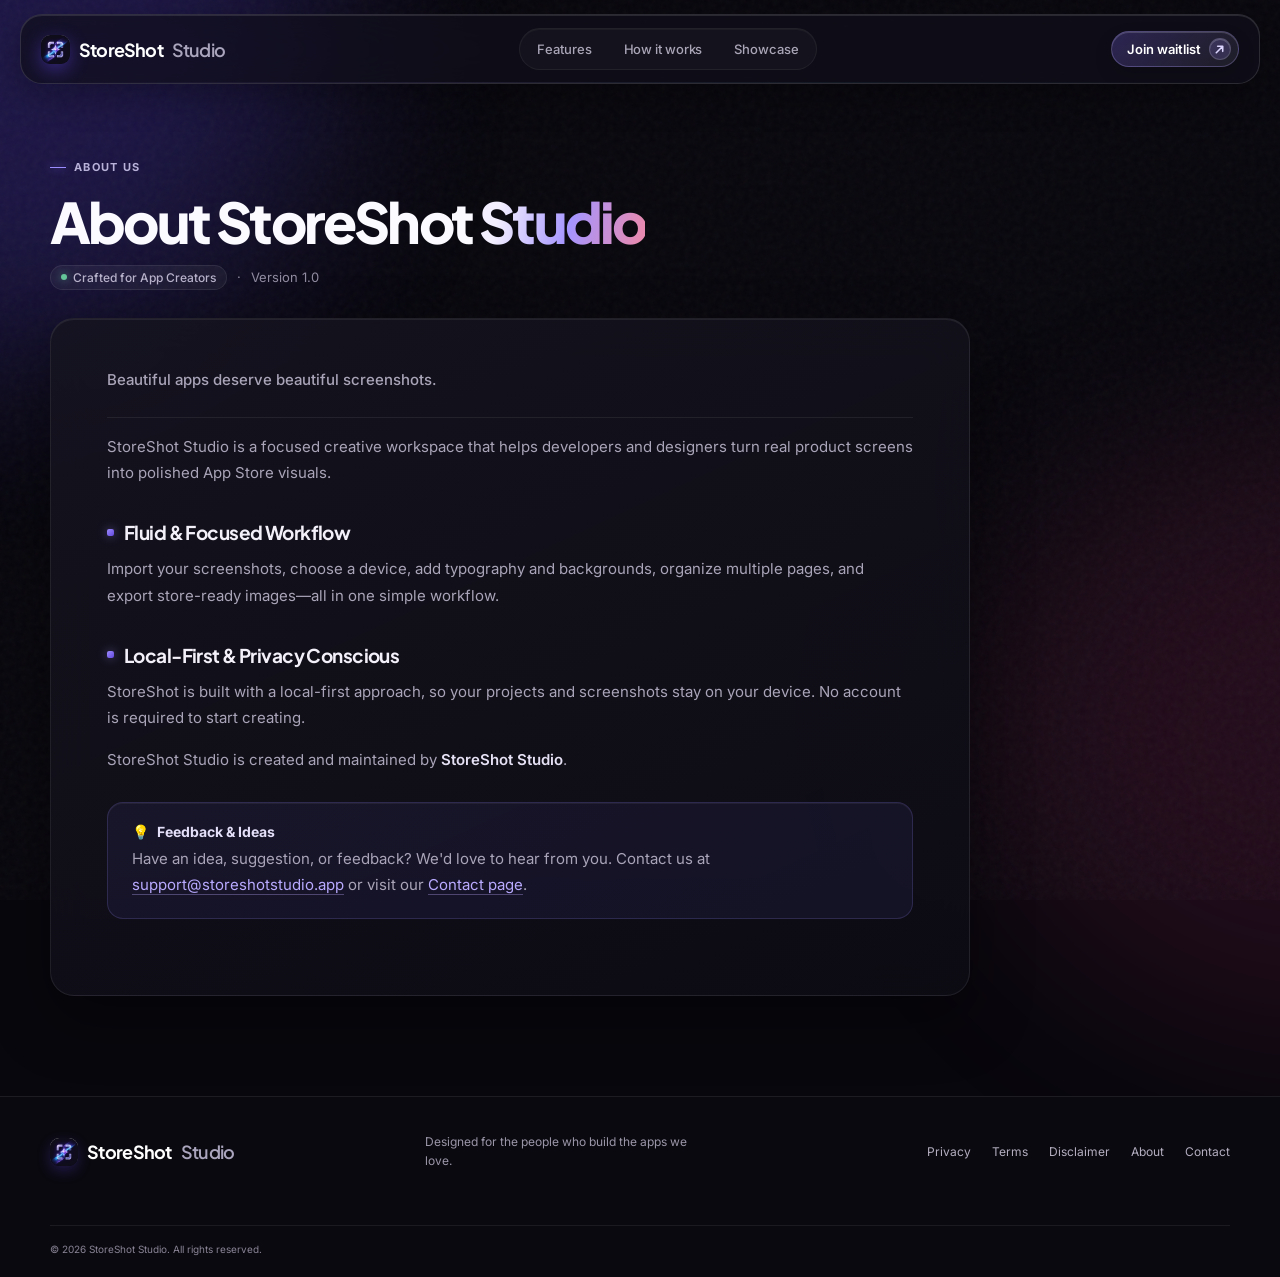
<file: about.html>
<!doctype html>
<html lang="en">
  <head>
    <meta charset="UTF-8" />
    <meta name="viewport" content="width=device-width, initial-scale=1.0" />
    <meta name="description" content="StoreShot Studio is a focused creative workspace that turns real product screens into polished App Store visuals — local-first and privacy conscious." />
    <title>About StoreShot Studio</title>

    <link rel="canonical" href="https://store-shot-studio.vercel.app/about" />
    <meta name="robots" content="index, follow" />

    <!-- Open Graph -->
    <meta property="og:type" content="website" />
    <meta property="og:site_name" content="StoreShot Studio" />
    <meta property="og:url" content="https://store-shot-studio.vercel.app/about" />
    <meta property="og:title" content="About StoreShot Studio" />
    <meta property="og:description" content="StoreShot Studio is a focused creative workspace that turns real product screens into polished App Store visuals — local-first and privacy conscious." />
    <meta property="og:image" content="https://store-shot-studio.vercel.app/Resources/og-image.png" />
    <meta property="og:image:width" content="1200" />
    <meta property="og:image:height" content="630" />
    <meta property="og:image:alt" content="StoreShot Studio — App Store screenshots, made to stand out" />
    <meta property="og:locale" content="en_US" />

    <!-- Twitter / X -->
    <meta name="twitter:card" content="summary_large_image" />
    <meta name="twitter:title" content="About StoreShot Studio" />
    <meta name="twitter:description" content="StoreShot Studio is a focused creative workspace that turns real product screens into polished App Store visuals — local-first and privacy conscious." />
    <meta name="twitter:image" content="https://store-shot-studio.vercel.app/Resources/og-image.png" />
    <meta name="twitter:image:alt" content="StoreShot Studio — App Store screenshots, made to stand out" />

    <link rel="preconnect" href="https://fonts.googleapis.com" />
    <link rel="preconnect" href="https://fonts.gstatic.com" crossorigin />
    <link href="https://fonts.googleapis.com/css2?family=Inter:wght@400;500;600;700&family=Plus+Jakarta+Sans:wght@600;700;800&display=swap" rel="stylesheet" />
    <link rel="stylesheet" href="styles.css?v=3" />
    <link rel="icon" type="image/png" sizes="32x32" href="Resources/favicon-32.png" />
    <link rel="icon" type="image/png" sizes="16x16" href="Resources/favicon-16.png" />
    <link rel="apple-touch-icon" sizes="180x180" href="Resources/apple-touch-icon.png" />
    <link rel="manifest" href="site.webmanifest" />
    <meta name="theme-color" content="#08070d" />
  </head>
  <body>
    <a class="skip-link" href="#top">Skip to content</a>
    <div class="aurora aurora-one"></div><div class="aurora aurora-two"></div><div class="grain"></div>
    <header class="site-header">
      <nav class="nav wrap" aria-label="Main navigation">
        <a class="brand" href="index.html#top"><span class="brand-mark"><picture><source srcset="Resources/brand-logo.webp" type="image/webp" /><img src="Resources/brand-logo.png" alt="" width="28" height="28" decoding="async" /></picture></span>StoreShot <em>Studio</em></a>
        <button class="menu-button" aria-expanded="false" aria-controls="nav-links">Menu</button>
        <div class="nav-links" id="nav-links">
          <a href="index.html#features">Features</a><a href="index.html#workflow">How it works</a><a href="index.html#showcase">Showcase</a>
        </div>
        <a class="nav-download" href="index.html#waitlist"><span>Join waitlist</span><span class="nav-download-arrow" aria-hidden="true"><svg width="11" height="11" viewBox="0 0 12 12" fill="none" xmlns="http://www.w3.org/2000/svg"><path d="M2.5 9.5L9.5 2.5M9.5 2.5H4M9.5 2.5V8" stroke="currentColor" stroke-width="1.75" stroke-linecap="round" stroke-linejoin="round"/></svg></span></a>
      </nav>
    </header>

    <main id="top" class="doc-page wrap">
      <header class="doc-header">
        <div class="eyebrow"><i></i> About Us</div>
        <h1>About StoreShot <span>Studio</span></h1>
        <div class="doc-meta">
          <span class="meta-badge">Crafted for App Creators</span>
          <span class="meta-dot">·</span>
          <span>Version 1.0</span>
        </div>
      </header>

      <article class="doc-card">
        <p class="doc-lead">Beautiful apps deserve beautiful screenshots.</p>

        <p>StoreShot Studio is a focused creative workspace that helps developers and designers turn real product screens into polished App Store visuals.</p>

        <h3>Fluid & Focused Workflow</h3>
        <p>Import your screenshots, choose a device, add typography and backgrounds, organize multiple pages, and export store-ready images—all in one simple workflow.</p>

        <h3>Local-First & Privacy Conscious</h3>
        <p>StoreShot is built with a local-first approach, so your projects and screenshots stay on your device. No account is required to start creating.</p>

        <p>StoreShot Studio is created and maintained by <strong>StoreShot Studio</strong>.</p>

        <div class="doc-callout">
          <div class="doc-callout-title"><span>💡</span> Feedback & Ideas</div>
          <p>Have an idea, suggestion, or feedback? We'd love to hear from you. Contact us at <a class="doc-link" href="mailto:support@storeshotstudio.app">support@storeshotstudio.app</a> or visit our <a class="doc-link" href="contact.html">Contact page</a>.</p>
        </div>
      </article>
    </main>

    <footer>
      <div class="footer-inner wrap">
        <a class="brand" href="index.html#top"><span class="brand-mark"><picture><source srcset="Resources/brand-logo.webp" type="image/webp" /><img src="Resources/brand-logo.png" alt="" width="28" height="28" decoding="async" /></picture></span>StoreShot <em>Studio</em></a>
        <p>Designed for the people who build the apps we love.</p>
        <div class="footer-links">
          <a href="privacy.html">Privacy</a>
          <a href="terms.html">Terms</a>
          <a href="disclaimer.html">Disclaimer</a>
          <a href="about.html">About</a>
          <a href="contact.html">Contact</a>
        </div>
        <small>© <span id="year"></span> StoreShot Studio. All rights reserved.</small>
      </div>
    </footer>
    <script src="script.js" defer></script>
  </body>
</html>
</file>
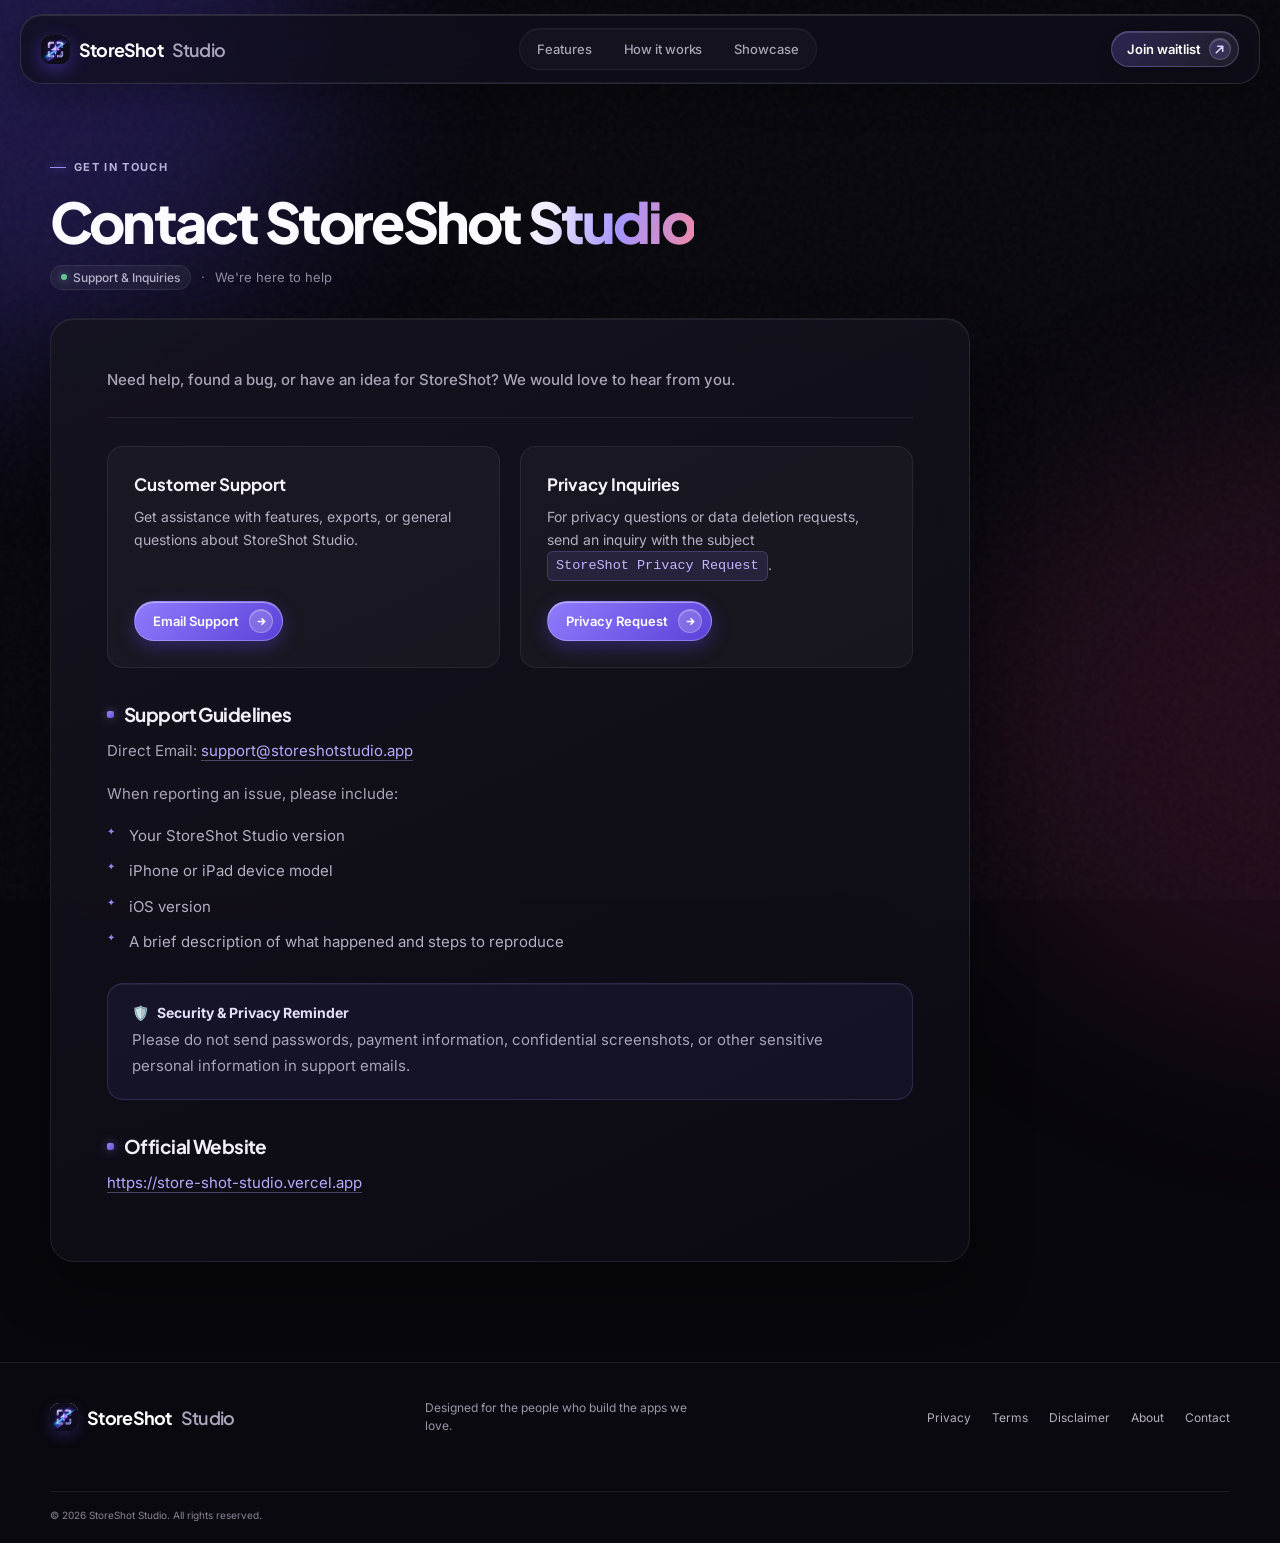
<file: contact.html>
<!doctype html>
<html lang="en">
  <head>
    <meta charset="UTF-8" />
    <meta name="viewport" content="width=device-width, initial-scale=1.0" />
    <meta name="description" content="Contact StoreShot Studio for customer support, privacy inquiries, feature requests, or bug reports." />
    <title>Contact StoreShot Studio</title>

    <link rel="canonical" href="https://store-shot-studio.vercel.app/contact" />
    <meta name="robots" content="index, follow" />

    <!-- Open Graph -->
    <meta property="og:type" content="website" />
    <meta property="og:site_name" content="StoreShot Studio" />
    <meta property="og:url" content="https://store-shot-studio.vercel.app/contact" />
    <meta property="og:title" content="Contact StoreShot Studio" />
    <meta property="og:description" content="Contact StoreShot Studio for customer support, privacy inquiries, feature requests, or bug reports." />
    <meta property="og:image" content="https://store-shot-studio.vercel.app/Resources/og-image.png" />
    <meta property="og:image:width" content="1200" />
    <meta property="og:image:height" content="630" />
    <meta property="og:image:alt" content="StoreShot Studio — App Store screenshots, made to stand out" />
    <meta property="og:locale" content="en_US" />

    <!-- Twitter / X -->
    <meta name="twitter:card" content="summary_large_image" />
    <meta name="twitter:title" content="Contact StoreShot Studio" />
    <meta name="twitter:description" content="Contact StoreShot Studio for customer support, privacy inquiries, feature requests, or bug reports." />
    <meta name="twitter:image" content="https://store-shot-studio.vercel.app/Resources/og-image.png" />
    <meta name="twitter:image:alt" content="StoreShot Studio — App Store screenshots, made to stand out" />

    <link rel="preconnect" href="https://fonts.googleapis.com" />
    <link rel="preconnect" href="https://fonts.gstatic.com" crossorigin />
    <link href="https://fonts.googleapis.com/css2?family=Inter:wght@400;500;600;700&family=Plus+Jakarta+Sans:wght@600;700;800&display=swap" rel="stylesheet" />
    <link rel="stylesheet" href="styles.css?v=3" />
    <link rel="icon" type="image/png" sizes="32x32" href="Resources/favicon-32.png" />
    <link rel="icon" type="image/png" sizes="16x16" href="Resources/favicon-16.png" />
    <link rel="apple-touch-icon" sizes="180x180" href="Resources/apple-touch-icon.png" />
    <link rel="manifest" href="site.webmanifest" />
    <meta name="theme-color" content="#08070d" />
  </head>
  <body>
    <a class="skip-link" href="#top">Skip to content</a>
    <div class="aurora aurora-one"></div><div class="aurora aurora-two"></div><div class="grain"></div>
    <header class="site-header">
      <nav class="nav wrap" aria-label="Main navigation">
        <a class="brand" href="index.html#top"><span class="brand-mark"><picture><source srcset="Resources/brand-logo.webp" type="image/webp" /><img src="Resources/brand-logo.png" alt="" width="28" height="28" decoding="async" /></picture></span>StoreShot <em>Studio</em></a>
        <button class="menu-button" aria-expanded="false" aria-controls="nav-links">Menu</button>
        <div class="nav-links" id="nav-links">
          <a href="index.html#features">Features</a><a href="index.html#workflow">How it works</a><a href="index.html#showcase">Showcase</a>
        </div>
        <a class="nav-download" href="index.html#waitlist"><span>Join waitlist</span><span class="nav-download-arrow" aria-hidden="true"><svg width="11" height="11" viewBox="0 0 12 12" fill="none" xmlns="http://www.w3.org/2000/svg"><path d="M2.5 9.5L9.5 2.5M9.5 2.5H4M9.5 2.5V8" stroke="currentColor" stroke-width="1.75" stroke-linecap="round" stroke-linejoin="round"/></svg></span></a>
      </nav>
    </header>

    <main id="top" class="doc-page wrap">
      <header class="doc-header">
        <div class="eyebrow"><i></i> Get in Touch</div>
        <h1>Contact StoreShot <span>Studio</span></h1>
        <div class="doc-meta">
          <span class="meta-badge">Support & Inquiries</span>
          <span class="meta-dot">·</span>
          <span>We're here to help</span>
        </div>
      </header>

      <article class="doc-card">
        <p class="doc-lead">Need help, found a bug, or have an idea for StoreShot? We would love to hear from you.</p>

        <div class="contact-grid">
          <div class="contact-box">
            <h4>Customer Support</h4>
            <p>Get assistance with features, exports, or general questions about StoreShot Studio.</p>
            <a class="contact-btn" href="mailto:support@storeshotstudio.app"><span>Email Support</span><span class="btn-arrow" aria-hidden="true"><svg width="11" height="11" viewBox="0 0 12 12" fill="none" xmlns="http://www.w3.org/2000/svg"><path d="M2.5 6H9.5M6.5 3L9.5 6L6.5 9" stroke="currentColor" stroke-width="1.75" stroke-linecap="round" stroke-linejoin="round"/></svg></span></a>
          </div>

          <div class="contact-box">
            <h4>Privacy Inquiries</h4>
            <p>For privacy questions or data deletion requests, send an inquiry with the subject <code>StoreShot&nbsp;Privacy&nbsp;Request</code>.</p>
            <a class="contact-btn" href="mailto:support@storeshotstudio.app?subject=StoreShot%20Privacy%20Request"><span>Privacy Request</span><span class="btn-arrow" aria-hidden="true"><svg width="11" height="11" viewBox="0 0 12 12" fill="none" xmlns="http://www.w3.org/2000/svg"><path d="M2.5 6H9.5M6.5 3L9.5 6L6.5 9" stroke="currentColor" stroke-width="1.75" stroke-linecap="round" stroke-linejoin="round"/></svg></span></a>
          </div>
        </div>

        <h3>Support Guidelines</h3>
        <p>Direct Email: <a class="doc-link" href="mailto:support@storeshotstudio.app">support@storeshotstudio.app</a></p>
        <p>When reporting an issue, please include:</p>
        <ul>
          <li>Your StoreShot Studio version</li>
          <li>iPhone or iPad device model</li>
          <li>iOS version</li>
          <li>A brief description of what happened and steps to reproduce</li>
        </ul>

        <div class="doc-callout">
          <div class="doc-callout-title"><span>🛡️</span> Security & Privacy Reminder</div>
          <p>Please do not send passwords, payment information, confidential screenshots, or other sensitive personal information in support emails.</p>
        </div>

        <h3>Official Website</h3>
        <p><a class="doc-link" href="https://store-shot-studio.vercel.app" target="_blank" rel="noopener noreferrer">https://store-shot-studio.vercel.app</a></p>
      </article>
    </main>

    <footer>
      <div class="footer-inner wrap">
        <a class="brand" href="index.html#top"><span class="brand-mark"><picture><source srcset="Resources/brand-logo.webp" type="image/webp" /><img src="Resources/brand-logo.png" alt="" width="28" height="28" decoding="async" /></picture></span>StoreShot <em>Studio</em></a>
        <p>Designed for the people who build the apps we love.</p>
        <div class="footer-links">
          <a href="privacy.html">Privacy</a>
          <a href="terms.html">Terms</a>
          <a href="disclaimer.html">Disclaimer</a>
          <a href="about.html">About</a>
          <a href="contact.html">Contact</a>
        </div>
        <small>© <span id="year"></span> StoreShot Studio. All rights reserved.</small>
      </div>
    </footer>
    <script src="script.js" defer></script>
  </body>
</html>
</file>
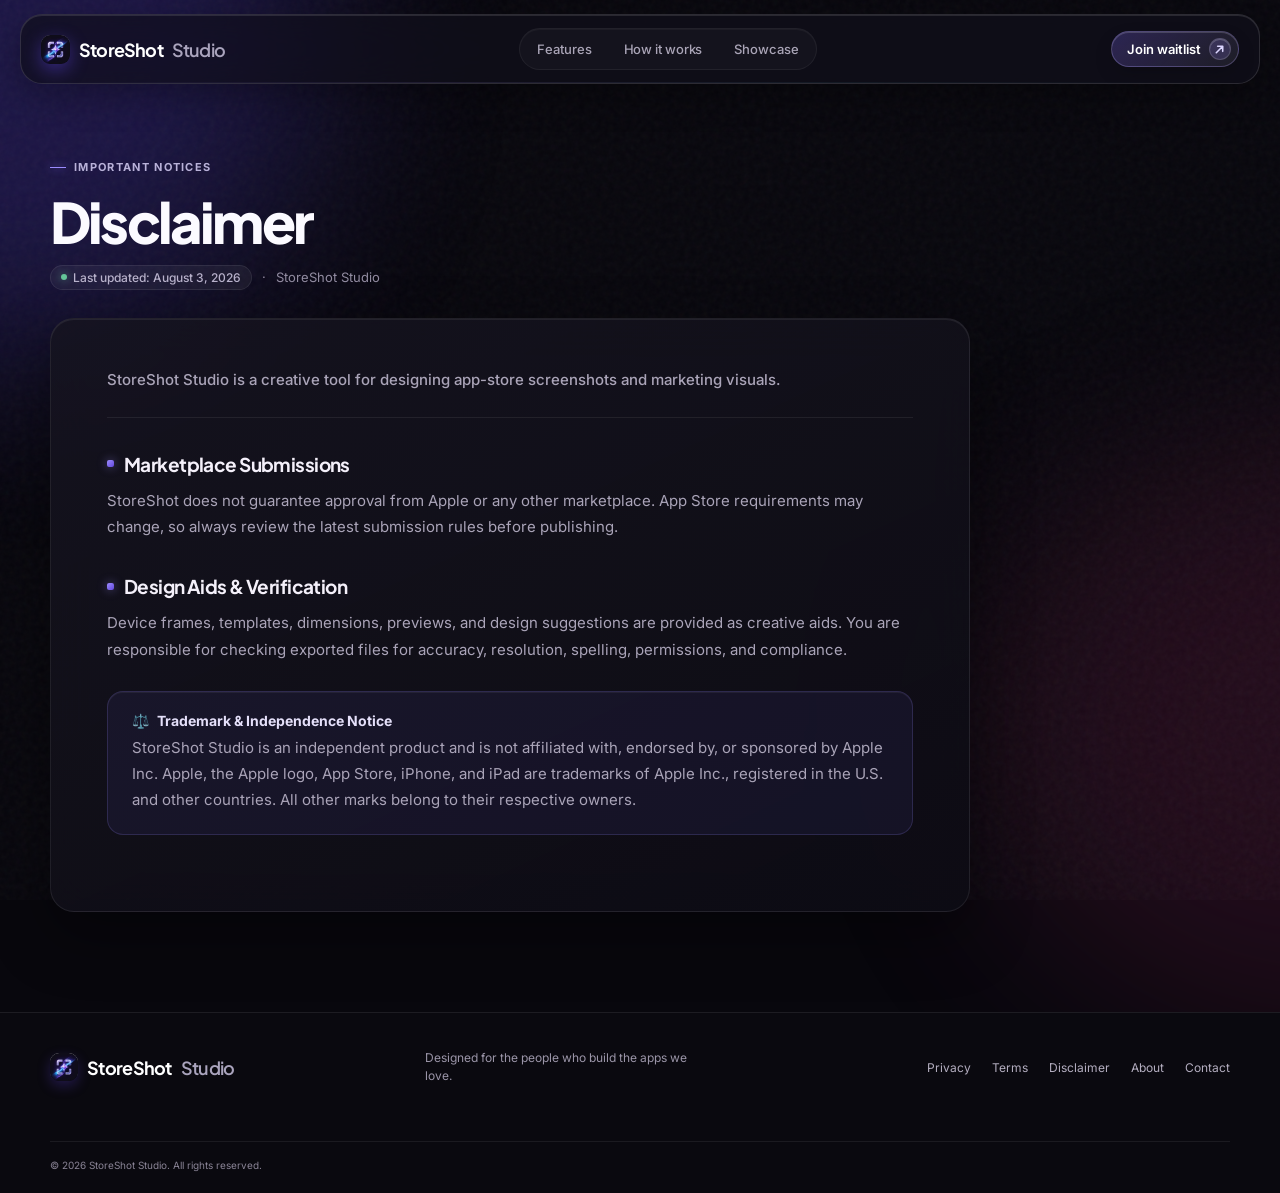
<file: disclaimer.html>
<!doctype html>
<html lang="en">
  <head>
    <meta charset="UTF-8" />
    <meta name="viewport" content="width=device-width, initial-scale=1.0" />
    <meta name="description" content="Legal and product disclaimer for StoreShot Studio, including Apple Inc. trademark attributions and independent developer notices." />
    <title>Disclaimer | StoreShot Studio</title>

    <link rel="canonical" href="https://store-shot-studio.vercel.app/disclaimer" />
    <meta name="robots" content="index, follow" />

    <!-- Open Graph -->
    <meta property="og:type" content="website" />
    <meta property="og:site_name" content="StoreShot Studio" />
    <meta property="og:url" content="https://store-shot-studio.vercel.app/disclaimer" />
    <meta property="og:title" content="Disclaimer — StoreShot Studio" />
    <meta property="og:description" content="Legal and product disclaimer for StoreShot Studio, including Apple Inc. trademark attributions and independent developer notices." />
    <meta property="og:image" content="https://store-shot-studio.vercel.app/Resources/og-image.png" />
    <meta property="og:image:width" content="1200" />
    <meta property="og:image:height" content="630" />
    <meta property="og:image:alt" content="StoreShot Studio — App Store screenshots, made to stand out" />
    <meta property="og:locale" content="en_US" />

    <!-- Twitter / X -->
    <meta name="twitter:card" content="summary_large_image" />
    <meta name="twitter:title" content="Disclaimer — StoreShot Studio" />
    <meta name="twitter:description" content="Legal and product disclaimer for StoreShot Studio, including Apple Inc. trademark attributions and independent developer notices." />
    <meta name="twitter:image" content="https://store-shot-studio.vercel.app/Resources/og-image.png" />
    <meta name="twitter:image:alt" content="StoreShot Studio — App Store screenshots, made to stand out" />

    <link rel="preconnect" href="https://fonts.googleapis.com" />
    <link rel="preconnect" href="https://fonts.gstatic.com" crossorigin />
    <link href="https://fonts.googleapis.com/css2?family=Inter:wght@400;500;600;700&family=Plus+Jakarta+Sans:wght@600;700;800&display=swap" rel="stylesheet" />
    <link rel="stylesheet" href="styles.css?v=3" />
    <link rel="icon" type="image/png" sizes="32x32" href="Resources/favicon-32.png" />
    <link rel="icon" type="image/png" sizes="16x16" href="Resources/favicon-16.png" />
    <link rel="apple-touch-icon" sizes="180x180" href="Resources/apple-touch-icon.png" />
    <link rel="manifest" href="site.webmanifest" />
    <meta name="theme-color" content="#08070d" />
  </head>
  <body>
    <a class="skip-link" href="#top">Skip to content</a>
    <div class="aurora aurora-one"></div><div class="aurora aurora-two"></div><div class="grain"></div>
    <header class="site-header">
      <nav class="nav wrap" aria-label="Main navigation">
        <a class="brand" href="index.html#top"><span class="brand-mark"><picture><source srcset="Resources/brand-logo.webp" type="image/webp" /><img src="Resources/brand-logo.png" alt="" width="28" height="28" decoding="async" /></picture></span>StoreShot <em>Studio</em></a>
        <button class="menu-button" aria-expanded="false" aria-controls="nav-links">Menu</button>
        <div class="nav-links" id="nav-links">
          <a href="index.html#features">Features</a><a href="index.html#workflow">How it works</a><a href="index.html#showcase">Showcase</a>
        </div>
        <a class="nav-download" href="index.html#waitlist"><span>Join waitlist</span><span class="nav-download-arrow" aria-hidden="true"><svg width="11" height="11" viewBox="0 0 12 12" fill="none" xmlns="http://www.w3.org/2000/svg"><path d="M2.5 9.5L9.5 2.5M9.5 2.5H4M9.5 2.5V8" stroke="currentColor" stroke-width="1.75" stroke-linecap="round" stroke-linejoin="round"/></svg></span></a>
      </nav>
    </header>

    <main id="top" class="doc-page wrap">
      <header class="doc-header">
        <div class="eyebrow"><i></i> Important Notices</div>
        <h1>Disclaimer</h1>
        <div class="doc-meta">
          <span class="meta-badge">Last updated: August 3, 2026</span>
          <span class="meta-dot">·</span>
          <span>StoreShot Studio</span>
        </div>
      </header>

      <article class="doc-card">
        <p class="doc-lead">StoreShot Studio is a creative tool for designing app-store screenshots and marketing visuals.</p>

        <h3>Marketplace Submissions</h3>
        <p>StoreShot does not guarantee approval from Apple or any other marketplace. App Store requirements may change, so always review the latest submission rules before publishing.</p>

        <h3>Design Aids & Verification</h3>
        <p>Device frames, templates, dimensions, previews, and design suggestions are provided as creative aids. You are responsible for checking exported files for accuracy, resolution, spelling, permissions, and compliance.</p>

        <div class="doc-callout">
          <div class="doc-callout-title"><span>⚖️</span> Trademark & Independence Notice</div>
          <p>StoreShot Studio is an independent product and is not affiliated with, endorsed by, or sponsored by Apple Inc. Apple, the Apple logo, App Store, iPhone, and iPad are trademarks of Apple Inc., registered in the U.S. and other countries. All other marks belong to their respective owners.</p>
        </div>
      </article>
    </main>

    <footer>
      <div class="footer-inner wrap">
        <a class="brand" href="index.html#top"><span class="brand-mark"><picture><source srcset="Resources/brand-logo.webp" type="image/webp" /><img src="Resources/brand-logo.png" alt="" width="28" height="28" decoding="async" /></picture></span>StoreShot <em>Studio</em></a>
        <p>Designed for the people who build the apps we love.</p>
        <div class="footer-links">
          <a href="privacy.html">Privacy</a>
          <a href="terms.html">Terms</a>
          <a href="disclaimer.html">Disclaimer</a>
          <a href="about.html">About</a>
          <a href="contact.html">Contact</a>
        </div>
        <small>© <span id="year"></span> StoreShot Studio. All rights reserved.</small>
      </div>
    </footer>
    <script src="script.js" defer></script>
  </body>
</html>
</file>
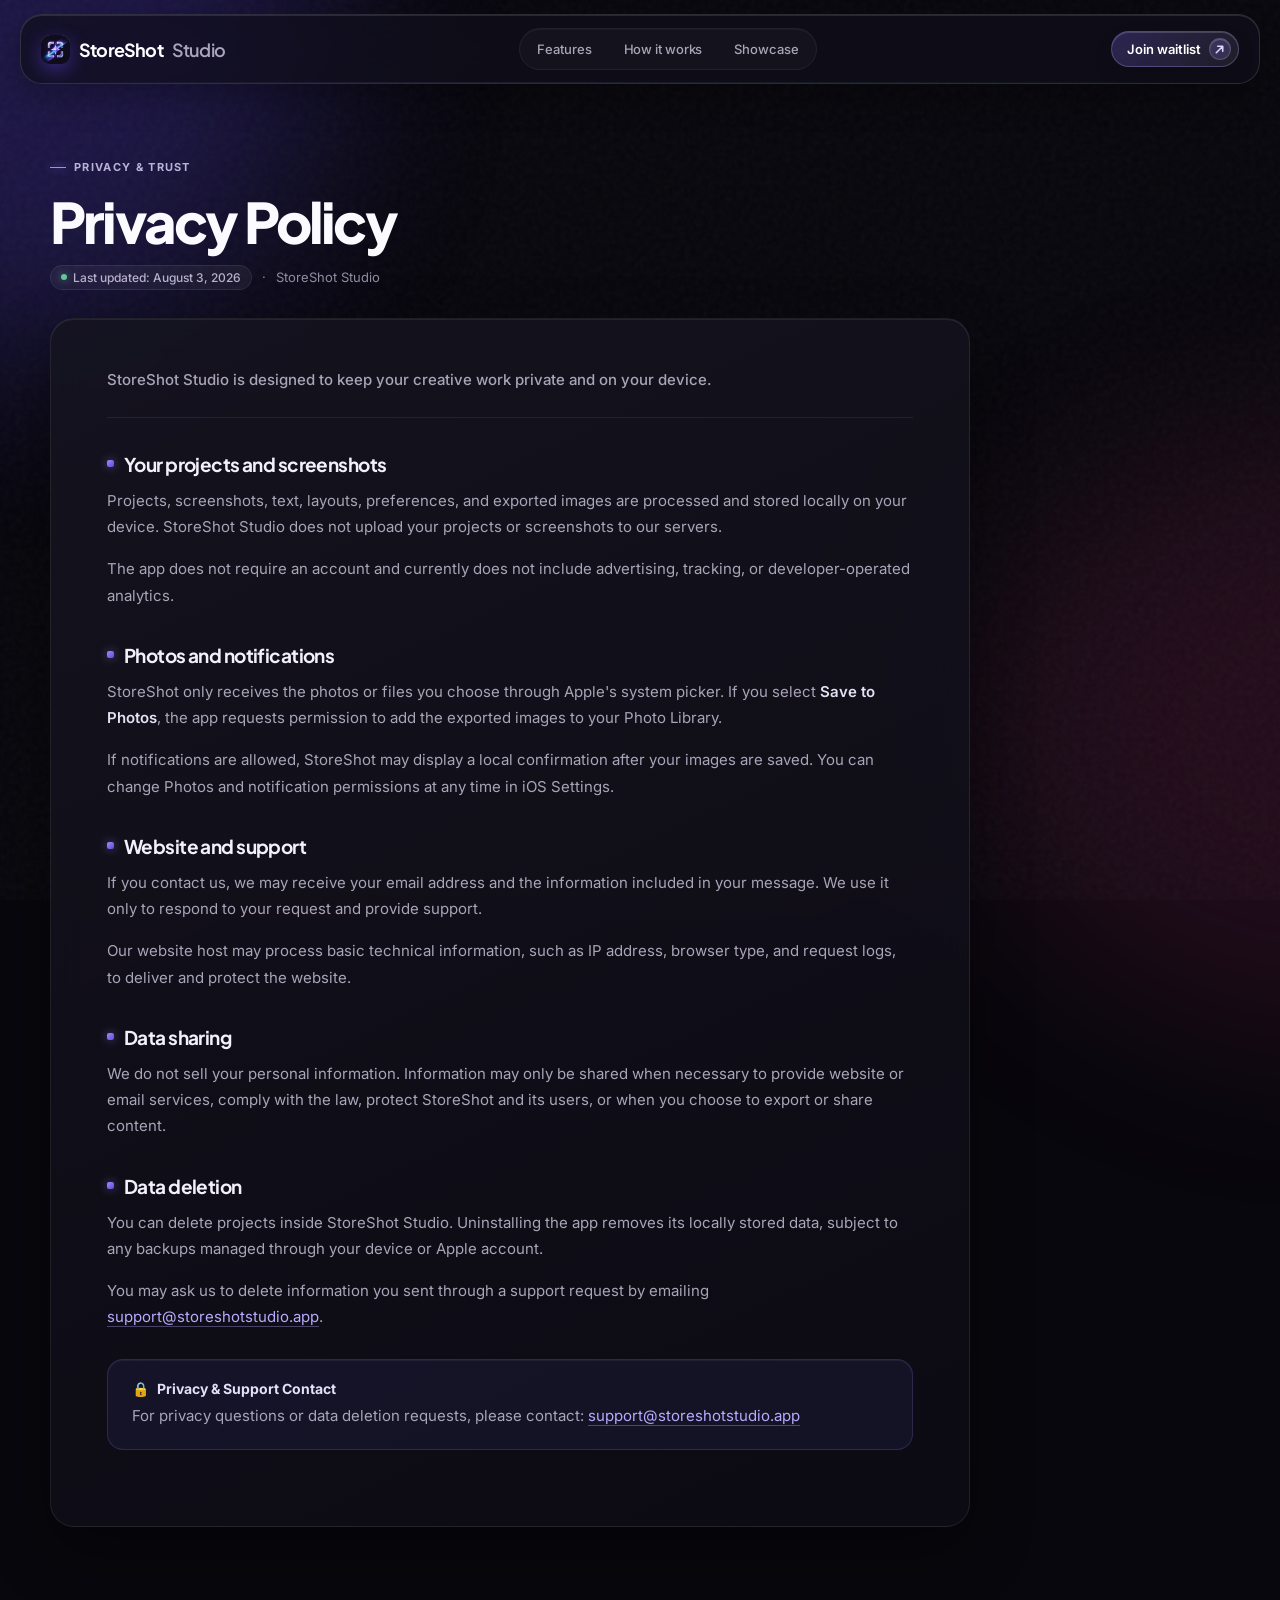
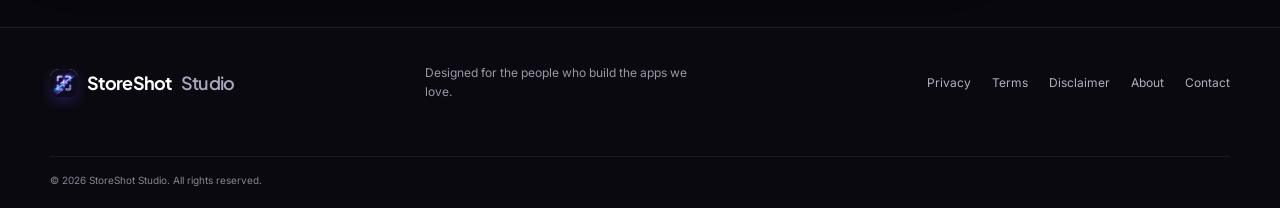
<file: privacy.html>
<!doctype html>
<html lang="en">
  <head>
    <meta charset="UTF-8" />
    <meta name="viewport" content="width=device-width, initial-scale=1.0" />
    <meta name="description" content="Privacy Policy for StoreShot Studio. StoreShot is designed to keep your creative work private and on your device." />
    <title>Privacy Policy | StoreShot Studio</title>

    <link rel="canonical" href="https://store-shot-studio.vercel.app/privacy" />
    <meta name="robots" content="index, follow" />

    <!-- Open Graph -->
    <meta property="og:type" content="website" />
    <meta property="og:site_name" content="StoreShot Studio" />
    <meta property="og:url" content="https://store-shot-studio.vercel.app/privacy" />
    <meta property="og:title" content="Privacy Policy — StoreShot Studio" />
    <meta property="og:description" content="Privacy Policy for StoreShot Studio. StoreShot is designed to keep your creative work private and on your device." />
    <meta property="og:image" content="https://store-shot-studio.vercel.app/Resources/og-image.png" />
    <meta property="og:image:width" content="1200" />
    <meta property="og:image:height" content="630" />
    <meta property="og:image:alt" content="StoreShot Studio — App Store screenshots, made to stand out" />
    <meta property="og:locale" content="en_US" />

    <!-- Twitter / X -->
    <meta name="twitter:card" content="summary_large_image" />
    <meta name="twitter:title" content="Privacy Policy — StoreShot Studio" />
    <meta name="twitter:description" content="Privacy Policy for StoreShot Studio. StoreShot is designed to keep your creative work private and on your device." />
    <meta name="twitter:image" content="https://store-shot-studio.vercel.app/Resources/og-image.png" />
    <meta name="twitter:image:alt" content="StoreShot Studio — App Store screenshots, made to stand out" />

    <link rel="preconnect" href="https://fonts.googleapis.com" />
    <link rel="preconnect" href="https://fonts.gstatic.com" crossorigin />
    <link href="https://fonts.googleapis.com/css2?family=Inter:wght@400;500;600;700&family=Plus+Jakarta+Sans:wght@600;700;800&display=swap" rel="stylesheet" />
    <link rel="stylesheet" href="styles.css?v=3" />
    <link rel="icon" type="image/png" sizes="32x32" href="Resources/favicon-32.png" />
    <link rel="icon" type="image/png" sizes="16x16" href="Resources/favicon-16.png" />
    <link rel="apple-touch-icon" sizes="180x180" href="Resources/apple-touch-icon.png" />
    <link rel="manifest" href="site.webmanifest" />
    <meta name="theme-color" content="#08070d" />
  </head>
  <body>
    <a class="skip-link" href="#top">Skip to content</a>
    <div class="aurora aurora-one"></div><div class="aurora aurora-two"></div><div class="grain"></div>
    <header class="site-header">
      <nav class="nav wrap" aria-label="Main navigation">
        <a class="brand" href="index.html#top"><span class="brand-mark"><picture><source srcset="Resources/brand-logo.webp" type="image/webp" /><img src="Resources/brand-logo.png" alt="" width="28" height="28" decoding="async" /></picture></span>StoreShot <em>Studio</em></a>
        <button class="menu-button" aria-expanded="false" aria-controls="nav-links">Menu</button>
        <div class="nav-links" id="nav-links">
          <a href="index.html#features">Features</a><a href="index.html#workflow">How it works</a><a href="index.html#showcase">Showcase</a>
        </div>
        <a class="nav-download" href="index.html#waitlist"><span>Join waitlist</span><span class="nav-download-arrow" aria-hidden="true"><svg width="11" height="11" viewBox="0 0 12 12" fill="none" xmlns="http://www.w3.org/2000/svg"><path d="M2.5 9.5L9.5 2.5M9.5 2.5H4M9.5 2.5V8" stroke="currentColor" stroke-width="1.75" stroke-linecap="round" stroke-linejoin="round"/></svg></span></a>
      </nav>
    </header>

    <main id="top" class="doc-page wrap">
      <header class="doc-header">
        <div class="eyebrow"><i></i> Privacy & Trust</div>
        <h1>Privacy Policy</h1>
        <div class="doc-meta">
          <span class="meta-badge">Last updated: August 3, 2026</span>
          <span class="meta-dot">·</span>
          <span>StoreShot Studio</span>
        </div>
      </header>

      <article class="doc-card">
        <p class="doc-lead">StoreShot Studio is designed to keep your creative work private and on your device.</p>

        <h3>Your projects and screenshots</h3>
        <p>Projects, screenshots, text, layouts, preferences, and exported images are processed and stored locally on your device. StoreShot Studio does not upload your projects or screenshots to our servers.</p>
        <p>The app does not require an account and currently does not include advertising, tracking, or developer-operated analytics.</p>

        <h3>Photos and notifications</h3>
        <p>StoreShot only receives the photos or files you choose through Apple's system picker. If you select <strong>Save to Photos</strong>, the app requests permission to add the exported images to your Photo Library.</p>
        <p>If notifications are allowed, StoreShot may display a local confirmation after your images are saved. You can change Photos and notification permissions at any time in iOS Settings.</p>

        <h3>Website and support</h3>
        <p>If you contact us, we may receive your email address and the information included in your message. We use it only to respond to your request and provide support.</p>
        <p>Our website host may process basic technical information, such as IP address, browser type, and request logs, to deliver and protect the website.</p>

        <h3>Data sharing</h3>
        <p>We do not sell your personal information. Information may only be shared when necessary to provide website or email services, comply with the law, protect StoreShot and its users, or when you choose to export or share content.</p>

        <h3>Data deletion</h3>
        <p>You can delete projects inside StoreShot Studio. Uninstalling the app removes its locally stored data, subject to any backups managed through your device or Apple account.</p>
        <p>You may ask us to delete information you sent through a support request by emailing <a class="doc-link" href="mailto:support@storeshotstudio.app">support@storeshotstudio.app</a>.</p>

        <div class="doc-callout">
          <div class="doc-callout-title"><span>🔒</span> Privacy & Support Contact</div>
          <p>For privacy questions or data deletion requests, please contact: <a class="doc-link" href="mailto:support@storeshotstudio.app">support@storeshotstudio.app</a></p>
        </div>
      </article>
    </main>

    <footer>
      <div class="footer-inner wrap">
        <a class="brand" href="index.html#top"><span class="brand-mark"><picture><source srcset="Resources/brand-logo.webp" type="image/webp" /><img src="Resources/brand-logo.png" alt="" width="28" height="28" decoding="async" /></picture></span>StoreShot <em>Studio</em></a>
        <p>Designed for the people who build the apps we love.</p>
        <div class="footer-links">
          <a href="privacy.html">Privacy</a>
          <a href="terms.html">Terms</a>
          <a href="disclaimer.html">Disclaimer</a>
          <a href="about.html">About</a>
          <a href="contact.html">Contact</a>
        </div>
        <small>© <span id="year"></span> StoreShot Studio. All rights reserved.</small>
      </div>
    </footer>
    <script src="script.js" defer></script>
  </body>
</html>
</file>
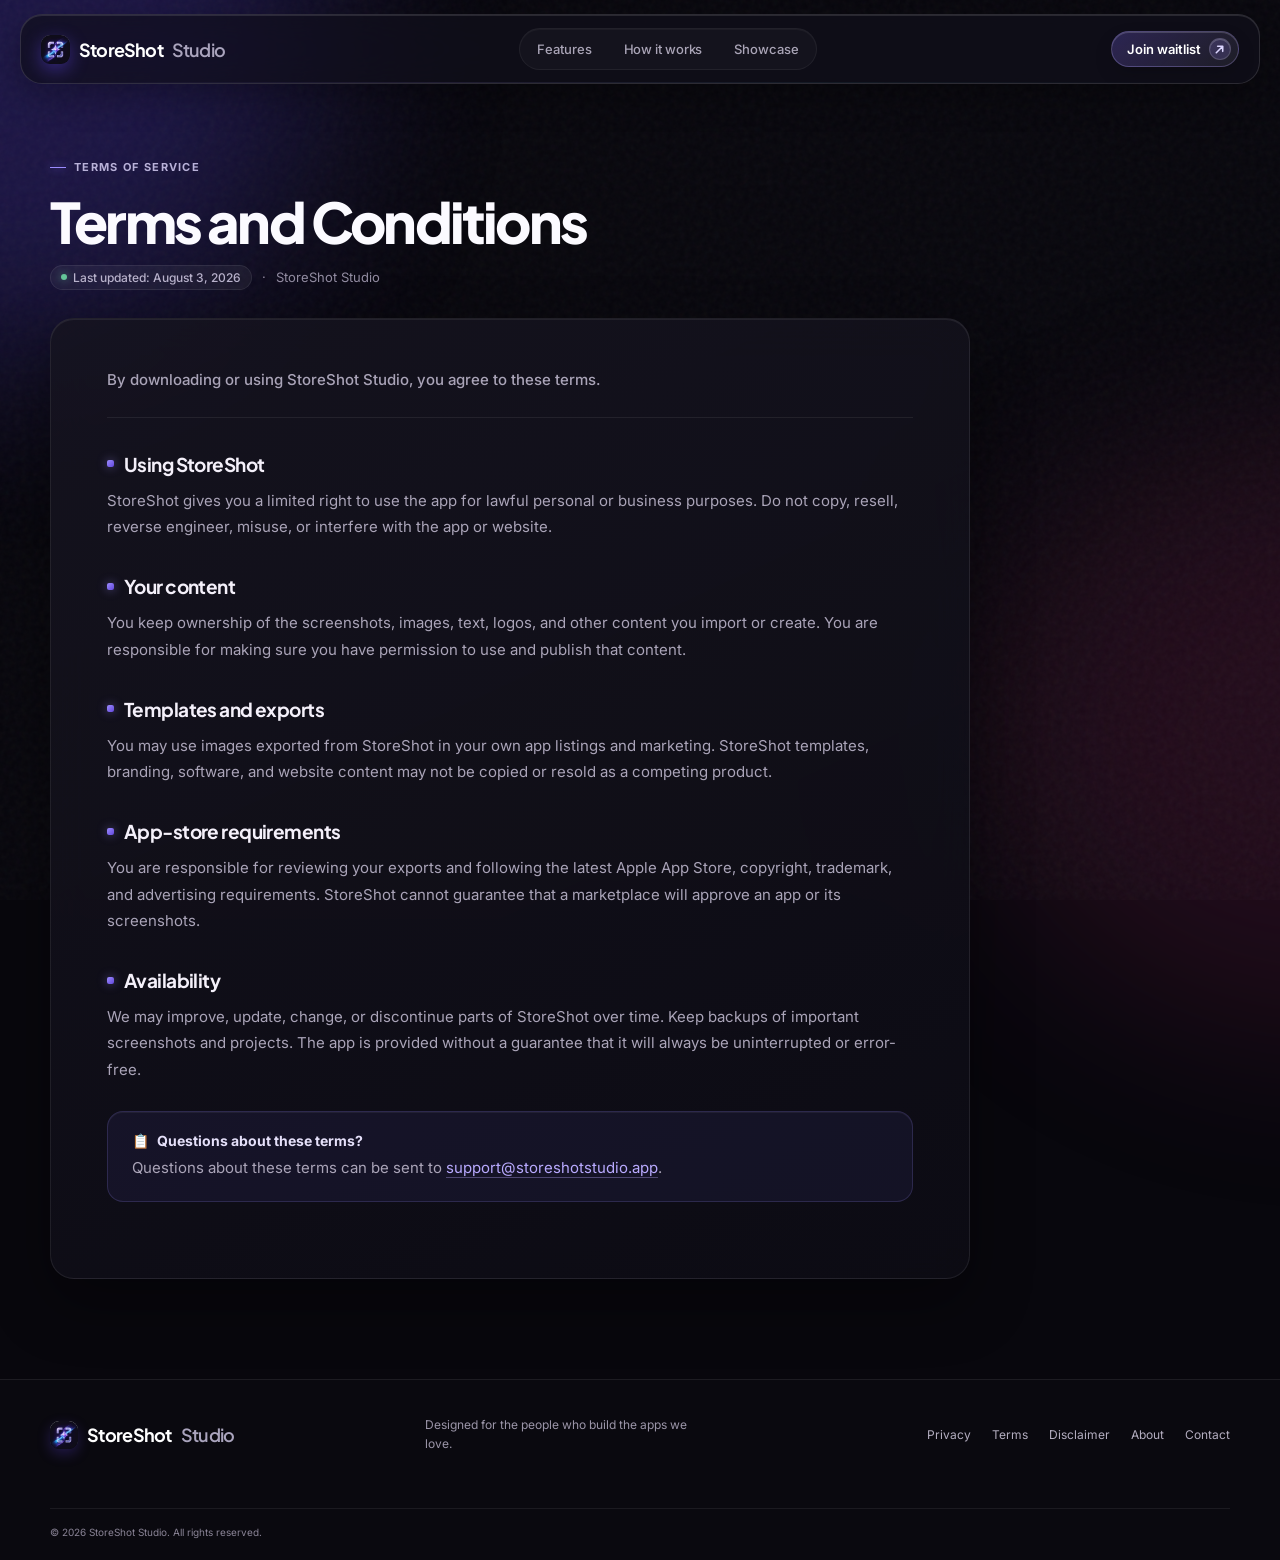
<file: terms.html>
<!doctype html>
<html lang="en">
  <head>
    <meta charset="UTF-8" />
    <meta name="viewport" content="width=device-width, initial-scale=1.0" />
    <meta name="description" content="Terms and Conditions for StoreShot Studio, covering licensing, acceptable use, subscriptions, and liability." />
    <title>Terms and Conditions | StoreShot Studio</title>

    <link rel="canonical" href="https://store-shot-studio.vercel.app/terms" />
    <meta name="robots" content="index, follow" />

    <!-- Open Graph -->
    <meta property="og:type" content="website" />
    <meta property="og:site_name" content="StoreShot Studio" />
    <meta property="og:url" content="https://store-shot-studio.vercel.app/terms" />
    <meta property="og:title" content="Terms and Conditions — StoreShot Studio" />
    <meta property="og:description" content="Terms and Conditions for StoreShot Studio, covering licensing, acceptable use, subscriptions, and liability." />
    <meta property="og:image" content="https://store-shot-studio.vercel.app/Resources/og-image.png" />
    <meta property="og:image:width" content="1200" />
    <meta property="og:image:height" content="630" />
    <meta property="og:image:alt" content="StoreShot Studio — App Store screenshots, made to stand out" />
    <meta property="og:locale" content="en_US" />

    <!-- Twitter / X -->
    <meta name="twitter:card" content="summary_large_image" />
    <meta name="twitter:title" content="Terms and Conditions — StoreShot Studio" />
    <meta name="twitter:description" content="Terms and Conditions for StoreShot Studio, covering licensing, acceptable use, subscriptions, and liability." />
    <meta name="twitter:image" content="https://store-shot-studio.vercel.app/Resources/og-image.png" />
    <meta name="twitter:image:alt" content="StoreShot Studio — App Store screenshots, made to stand out" />

    <link rel="preconnect" href="https://fonts.googleapis.com" />
    <link rel="preconnect" href="https://fonts.gstatic.com" crossorigin />
    <link href="https://fonts.googleapis.com/css2?family=Inter:wght@400;500;600;700&family=Plus+Jakarta+Sans:wght@600;700;800&display=swap" rel="stylesheet" />
    <link rel="stylesheet" href="styles.css?v=3" />
    <link rel="icon" type="image/png" sizes="32x32" href="Resources/favicon-32.png" />
    <link rel="icon" type="image/png" sizes="16x16" href="Resources/favicon-16.png" />
    <link rel="apple-touch-icon" sizes="180x180" href="Resources/apple-touch-icon.png" />
    <link rel="manifest" href="site.webmanifest" />
    <meta name="theme-color" content="#08070d" />
  </head>
  <body>
    <a class="skip-link" href="#top">Skip to content</a>
    <div class="aurora aurora-one"></div><div class="aurora aurora-two"></div><div class="grain"></div>
    <header class="site-header">
      <nav class="nav wrap" aria-label="Main navigation">
        <a class="brand" href="index.html#top"><span class="brand-mark"><picture><source srcset="Resources/brand-logo.webp" type="image/webp" /><img src="Resources/brand-logo.png" alt="" width="28" height="28" decoding="async" /></picture></span>StoreShot <em>Studio</em></a>
        <button class="menu-button" aria-expanded="false" aria-controls="nav-links">Menu</button>
        <div class="nav-links" id="nav-links">
          <a href="index.html#features">Features</a><a href="index.html#workflow">How it works</a><a href="index.html#showcase">Showcase</a>
        </div>
        <a class="nav-download" href="index.html#waitlist"><span>Join waitlist</span><span class="nav-download-arrow" aria-hidden="true"><svg width="11" height="11" viewBox="0 0 12 12" fill="none" xmlns="http://www.w3.org/2000/svg"><path d="M2.5 9.5L9.5 2.5M9.5 2.5H4M9.5 2.5V8" stroke="currentColor" stroke-width="1.75" stroke-linecap="round" stroke-linejoin="round"/></svg></span></a>
      </nav>
    </header>

    <main id="top" class="doc-page wrap">
      <header class="doc-header">
        <div class="eyebrow"><i></i> Terms of Service</div>
        <h1>Terms and Conditions</h1>
        <div class="doc-meta">
          <span class="meta-badge">Last updated: August 3, 2026</span>
          <span class="meta-dot">·</span>
          <span>StoreShot Studio</span>
        </div>
      </header>

      <article class="doc-card">
        <p class="doc-lead">By downloading or using StoreShot Studio, you agree to these terms.</p>

        <h3>Using StoreShot</h3>
        <p>StoreShot gives you a limited right to use the app for lawful personal or business purposes. Do not copy, resell, reverse engineer, misuse, or interfere with the app or website.</p>

        <h3>Your content</h3>
        <p>You keep ownership of the screenshots, images, text, logos, and other content you import or create. You are responsible for making sure you have permission to use and publish that content.</p>

        <h3>Templates and exports</h3>
        <p>You may use images exported from StoreShot in your own app listings and marketing. StoreShot templates, branding, software, and website content may not be copied or resold as a competing product.</p>

        <h3>App-store requirements</h3>
        <p>You are responsible for reviewing your exports and following the latest Apple App Store, copyright, trademark, and advertising requirements. StoreShot cannot guarantee that a marketplace will approve an app or its screenshots.</p>

        <h3>Availability</h3>
        <p>We may improve, update, change, or discontinue parts of StoreShot over time. Keep backups of important screenshots and projects. The app is provided without a guarantee that it will always be uninterrupted or error-free.</p>

        <div class="doc-callout">
          <div class="doc-callout-title"><span>📋</span> Questions about these terms?</div>
          <p>Questions about these terms can be sent to <a class="doc-link" href="mailto:support@storeshotstudio.app">support@storeshotstudio.app</a>.</p>
        </div>
      </article>
    </main>

    <footer>
      <div class="footer-inner wrap">
        <a class="brand" href="index.html#top"><span class="brand-mark"><picture><source srcset="Resources/brand-logo.webp" type="image/webp" /><img src="Resources/brand-logo.png" alt="" width="28" height="28" decoding="async" /></picture></span>StoreShot <em>Studio</em></a>
        <p>Designed for the people who build the apps we love.</p>
        <div class="footer-links">
          <a href="privacy.html">Privacy</a>
          <a href="terms.html">Terms</a>
          <a href="disclaimer.html">Disclaimer</a>
          <a href="about.html">About</a>
          <a href="contact.html">Contact</a>
        </div>
        <small>© <span id="year"></span> StoreShot Studio. All rights reserved.</small>
      </div>
    </footer>
    <script src="script.js" defer></script>
  </body>
</html>
</file>
<file: styles.css>
:root{--bg:#08070d;--surface:#12111b;--text:#f0edf8;--muted:#aaa5b8;--line:rgba(255,255,255,.1);--purple:#7967ed;--cyan:#78dff7;--pink:#e56b9b}*{box-sizing:border-box}html{scroll-behavior:smooth}body{margin:0;background:var(--bg);color:var(--text);font-family:Inter,Arial,sans-serif;overflow-x:hidden}.wrap{width:min(1180px,calc(100% - 40px));margin:auto}.aurora{position:fixed;pointer-events:none;border-radius:50%;filter:blur(100px);opacity:.32;z-index:-2}.aurora-one{width:650px;height:620px;background:#4938be;left:-330px;top:-260px}.aurora-two{width:700px;height:600px;background:#9c285e;right:-400px;top:430px;opacity:.18}.grain{position:fixed;inset:0;pointer-events:none;opacity:.1;z-index:-1;background-image:url("data:image/svg+xml,%3Csvg viewBox='0 0 180 180' xmlns='http://www.w3.org/2000/svg'%3E%3Cfilter id='n'%3E%3CfeTurbulence type='fractalNoise' baseFrequency='.85' numOctaves='4' stitchTiles='stitch'/%3E%3C/filter%3E%3Crect width='100%25' height='100%25' filter='url(%23n)' opacity='.4'/%3E%3C/svg%3E")}.brand{display:flex;align-items:center;gap:8px;color:white;text-decoration:none;font:bold 17px 'Plus Jakarta Sans';letter-spacing:-.8px}.brand em{font-style:normal;color:#938dac;font-weight:600}.brand-mark{display:grid;place-items:center;width:24px;height:24px;border-radius:8px;color:white;font:800 14px 'Plus Jakarta Sans';background:linear-gradient(135deg,#9d8dff,#5940d0);box-shadow:inset 0 1px #ffffff85,0 5px 14px #4e3bcc99}.nav-links{display:flex;gap:29px;margin-left:80px}.nav-links a,.footer-links a{color:#bbb6c7;text-decoration:none;font-size:13px;transition:.2s}.nav-links a:hover,.footer-links a:hover{color:white}.nav-download{color:white;font-size:13px;font-weight:600;text-decoration:none;padding:11px 16px;border-radius:99px;background:#ffffff10;border:1px solid #ffffff19}.menu-button{display:none}.hero{padding:178px 0 52px;text-align:center}.eyebrow{color:#b9b2d9;font-size:11px;letter-spacing:.12em;text-transform:uppercase;font-weight:700;display:flex;align-items:center;gap:8px}.hero .eyebrow{justify-content:center}.eyebrow i{display:block;width:16px;height:1px;background:#9b8cff;box-shadow:0 0 8px #8b73ff}.hero h1,.section-intro h2,.workflow h2,.showcase h2,.closing h2{font:800 clamp(42px,5.3vw,72px)/1.07 'Plus Jakarta Sans';letter-spacing:-.065em;margin:18px 0 22px;color:#fbfaff}.hero h1 span,.closing h2 span{background:linear-gradient(103deg,#f3efff 14%,#a595ff 48%,#e68ab1 90%);-webkit-background-clip:text;background-clip:text;color:transparent}.hero-copy{color:#aaa5b6;max-width:560px;margin:0 auto;font-size:16px;line-height:1.7}.hero-actions{display:flex;justify-content:center;gap:12px;margin:29px 0 17px;scroll-margin-top:90px}.button{display:inline-flex;align-items:center;gap:14px;border-radius:99px;padding:14px 19px;text-decoration:none;font-size:13px;font-weight:700;transition:transform .2s,filter .2s}.button:hover{transform:translateY(-2px);filter:brightness(1.12)}.button b{font-size:18px;line-height:10px}.button-primary{color:#fff;background:linear-gradient(135deg,#8d79fc,#6046d4);box-shadow:0 9px 30px #6046d466,inset 0 1px #ffffff70}.button-glass{color:#d7d2e2;background:#ffffff0b;border:1px solid #ffffff17}.play{font-size:9px;color:#b9aaff}.hero-note{font-size:11px;color:#848093}.check{color:#8ff0c8;margin-right:5px}.btn-arrow,.btn-icon-play{display:inline-flex;align-items:center;justify-content:center}.nav-download-arrow{display:inline-flex;align-items:center;justify-content:center;width:22px;height:22px;border-radius:50%;background:rgba(160,142,255,.18);border:1px solid rgba(255,255,255,.15);color:#dcd6ff}
.studio-window{margin:68px auto 0;max-width:1120px;text-align:left;padding:1px;border:1px solid rgba(255,255,255,.14);border-radius:20px;background:linear-gradient(135deg,rgba(255,255,255,.12),rgba(255,255,255,.02));box-shadow:0 35px 90px rgba(0,0,0,.65),0 0 110px rgba(108,92,231,.22);overflow:hidden;transition:max-width .4s cubic-bezier(.2,.8,.2,1),box-shadow .4s ease}
.studio-window.focus-mode{max-width:1180px;box-shadow:0 40px 120px rgba(0,0,0,.85),0 0 140px rgba(108,92,231,.35)}
.window-bar{height:44px;background:linear-gradient(180deg,#191724,#13111c);display:flex;align-items:center;justify-content:space-between;color:#948f9f;font-size:11px;padding:0 16px;border-bottom:1px solid rgba(255,255,255,.07);user-select:none}
.traffic{display:flex;gap:7px;align-items:center}
.traffic-btn{width:11px;height:11px;border-radius:50%;border:0;padding:0;cursor:pointer;position:relative;transition:transform .18s ease,filter .18s ease}
.traffic-btn:hover{transform:scale(1.15);filter:brightness(1.15)}
.traffic-red{background:#ff5f56;box-shadow:0 0 8px rgba(255,95,86,.45)}
.traffic-yellow{background:#ffbd2e;box-shadow:0 0 8px rgba(255,189,46,.4)}
.traffic-green{background:#27c93f;box-shadow:0 0 8px rgba(39,201,63,.45)}
.window-title{display:flex;align-items:center;gap:8px;font-weight:600;color:#ded9ec}
.app-icon-mini{width:18px;height:18px;border-radius:5px;overflow:hidden;background:transparent;display:grid;place-items:center;box-shadow:0 2px 6px rgba(92,65,214,.4)}
.app-icon-mini img{width:100%;height:100%;object-fit:cover;border-radius:5px;display:block}
.project-name-edit{outline:none;padding:2px 6px;border-radius:4px;transition:background .2s,box-shadow .2s;cursor:text;max-width:180px;white-space:nowrap;overflow:hidden;text-overflow:ellipsis}
.project-name-edit:hover,.project-name-edit:focus{background:rgba(255,255,255,.08);box-shadow:0 0 0 1px rgba(162,143,255,.3)}
.save-status{color:#5ad49b;font-size:9.5px;margin-left:4px;font-weight:500;display:inline-flex;align-items:center;gap:4px;transition:color .25s}
.save-status.saving{color:#ffbd2e}
.window-controls-right{display:flex;align-items:center;gap:8px}
.window-badge-pro{font:700 8.5px/1 Inter;letter-spacing:.08em;color:#cfc8ff;background:rgba(125,103,237,.25);border:1px solid rgba(162,142,255,.35);padding:3px 7px;border-radius:99px}
.editor{height:480px;display:grid;grid-template-columns:50px 210px 1fr 225px;background:#111019}
.editor-sidebar{border-right:1px solid rgba(255,255,255,.07);background:#0d0c14;display:flex;flex-direction:column;align-items:center;padding:14px 0;gap:16px;color:#858190;user-select:none}
.sidebar-logo{width:28px;height:28px;border-radius:9px;overflow:hidden;display:grid;place-items:center;margin-bottom:6px;box-shadow:0 4px 12px rgba(92,65,216,.35);transition:transform .2s ease}
.sidebar-logo img{width:100%;height:100%;object-fit:cover;border-radius:9px;display:block}
.sidebar-logo:hover{transform:scale(1.08)}
.tool{font-weight:700;font-size:13px;width:32px;height:32px;display:grid;place-items:center;border-radius:8px;border:0;background:transparent;color:#878294;cursor:pointer;transition:all .2s ease;position:relative}
.tool:hover{color:#ffffff;background:rgba(255,255,255,.08)}
.tool.active{background:linear-gradient(135deg,#7965f7,#5b42d7);color:white;box-shadow:0 4px 12px rgba(91,66,215,.45),inset 0 1px rgba(255,255,255,.3)}
.sidebar-bottom{margin-top:auto;border:1px solid rgba(255,255,255,.16);background:rgba(255,255,255,.04);color:#8d879c;border-radius:50%;height:22px;width:22px;display:grid;place-items:center;font-size:11px;font-weight:600;cursor:pointer;transition:all .2s}
.sidebar-bottom:hover{color:#fff;border-color:rgba(172,154,255,.4);background:rgba(125,103,237,.2)}
.layers{background:#16141e;border-right:1px solid rgba(255,255,255,.07);padding:14px 10px;color:#c8c3d2;display:flex;flex-direction:column;overflow-y:auto;scrollbar-width:none}.layers::-webkit-scrollbar{display:none}
.panel-heading{display:flex;justify-content:space-between;align-items:center;font-size:11px;font-weight:700;margin:0 4px 14px;color:#ded9ec;letter-spacing:-.1px}
.btn-add-layer{border:1px solid rgba(255,255,255,.12);background:rgba(255,255,255,.05);color:#b3adc4;font-size:13px;width:20px;height:20px;border-radius:5px;display:grid;place-items:center;cursor:pointer;transition:all .2s}
.btn-add-layer:hover{color:#fff;background:rgba(125,103,237,.3);border-color:rgba(162,142,255,.4)}
.layers-list{display:flex;flex-direction:column;gap:4px}
.layer{display:flex;align-items:center;gap:8px;padding:7px 9px;border-radius:8px;font-size:10.5px;border:1px solid transparent;background:rgba(255,255,255,.015);cursor:pointer;transition:all .18s ease;position:relative;width:100%;text-align:left;color:inherit}
.layer:hover{background:rgba(255,255,255,.04);border-color:rgba(255,255,255,.06)}
.layer.selected{background:linear-gradient(135deg,rgba(119,103,227,.18),rgba(91,66,215,.08));border-color:rgba(135,118,245,.4);box-shadow:inset 0 1px rgba(255,255,255,.08)}
.layer.layer-hidden{opacity:.45}
.layer-art{width:26px;height:26px;border-radius:6px;background:#2d2a37;display:grid;place-items:center;font-size:11px;flex-shrink:0}
.gradient-art{background:linear-gradient(135deg,#856df0,#f396bd)}
.title-art{background:#6652d0;color:white;font-weight:bold}
.tag-art{background:#382b6b;color:#a897ff;font-weight:bold}
.bg-art{background:linear-gradient(135deg,#2c1e5f,#784fc0)}
.shadow-art{background:radial-gradient(#666,transparent 60%),#211f28}
.layer b{font-weight:600;color:#ded9e8;font-size:10.5px;line-height:1.2}
.layer small{font-size:8.5px;color:#858092;margin-top:2px;display:block}
.layer-eye{border:0;background:none;color:#8f889e;font-size:10.5px;cursor:pointer;padding:3px 5px;margin-left:auto;border-radius:4px;transition:all .18s}
.layer-eye:hover{color:#ffffff;background:rgba(255,255,255,.08)}
.layer.layer-hidden .layer-eye{color:#6f6a7e}
.templates-list{display:flex;flex-direction:column;gap:6px}
.panel-subhead{font-size:8.5px;letter-spacing:.08em;font-weight:700;color:#9691a6;margin:2px 4px 10px}
.tpl-card{display:flex;align-items:center;gap:10px;padding:9px;border-radius:9px;background:rgba(255,255,255,.025);border:1px solid rgba(255,255,255,.07);cursor:pointer;color:inherit;text-align:left;transition:all .2s ease;width:100%}
.tpl-card:hover{background:rgba(255,255,255,.05);border-color:rgba(162,142,255,.3)}
.tpl-card.active{background:linear-gradient(135deg,rgba(125,103,237,.2),rgba(91,66,215,.1));border-color:rgba(146,128,252,.5);box-shadow:inset 0 1px rgba(255,255,255,.1)}
.tpl-swatch{width:24px;height:24px;border-radius:6px;flex-shrink:0}
.tpl-electric{background:linear-gradient(135deg,#392376,#7d5add,#e17ba8)}
.tpl-obsidian{background:linear-gradient(135deg,#121b24,#1a2d36,#243b48)}
.tpl-ocean{background:linear-gradient(135deg,#0c314c,#0d7eb8,#5be3e8)}
.tpl-sunset{background:linear-gradient(135deg,#4a1d2f,#a83e68,#f0a280)}
.tpl-mint{background:linear-gradient(135deg,#103328,#1b7f64,#6fe3b7)}
.tpl-card b{font-size:10.5px;color:#eee8f8;display:block}
.tpl-card small{font-size:8px;color:#888396;display:block;margin-top:2px}
.canvas{background:#0c0b12;position:relative;display:flex;flex-direction:column;min-width:0;overflow:hidden}
.canvas-top{height:42px;display:flex;justify-content:space-between;align-items:center;padding:0 14px;border-bottom:1px solid rgba(255,255,255,.06);color:#837e8f;font-size:10px;background:rgba(12,11,18,.8);user-select:none}
.canvas-top-meta{display:flex;align-items:center;gap:6px}
.canvas-badge-dim,.canvas-badge-device{background:rgba(255,255,255,.04);border:1px solid rgba(255,255,255,.07);padding:2px 7px;border-radius:4px;font-size:9px;color:#a39db3}
.canvas-top-tools{display:flex;align-items:center;gap:4px}
.canvas-top-tools button{background:rgba(255,255,255,.04);border:1px solid rgba(255,255,255,.07);color:#928ca0;border-radius:5px;width:26px;height:24px;display:grid;place-items:center;font-size:11px;cursor:pointer;transition:all .18s}
.canvas-top-tools button:hover{background:rgba(255,255,255,.09);color:#ffffff;border-color:rgba(162,142,255,.3)}
.canvas-top-tools .share{width:auto;padding:0 10px;background:linear-gradient(135deg,#7e68fa,#5b41d8);color:#fff;border-color:rgba(255,255,255,.2);font-weight:600}
.canvas-top-tools .share:hover{filter:brightness(1.12)}
.canvas-viewport{flex:1;display:flex;align-items:center;justify-content:center;position:relative;overflow:hidden;padding:12px;touch-action:none}
.artboard{position:relative;height:356px;width:262px;border-radius:6px;overflow:hidden;background:linear-gradient(150deg,#392376,#7d5add 46%,#e17ba8);box-shadow:0 10px 30px rgba(0,0,0,.55),0 0 40px rgba(110,88,230,.15);transform-origin:center center;transition:background .25s ease,box-shadow .25s ease;user-select:none}
.art-noise{position:absolute;inset:0;background:radial-gradient(circle at 10% 10%,rgba(215,206,255,.35),transparent 28%),radial-gradient(circle at 80% 80%,rgba(255,189,215,.3),transparent 30%);pointer-events:none}
.headline-preview{position:absolute;top:28px;left:22px;right:22px;color:white;font:bold 25px/1.08 'Plus Jakarta Sans',sans-serif;letter-spacing:-1.3px;z-index:4;cursor:text;transition:text-align .2s,color .2s,font-size .2s}
.headline-preview:focus{outline:1px dashed rgba(255,255,255,.6);outline-offset:4px}
.headline-preview strong{font-weight:800}
.art-tag{position:absolute;bottom:14px;left:18px;color:#fff;font-size:7.5px;font-weight:600;letter-spacing:.04em;opacity:.8;z-index:4;padding:2px 6px;border-radius:4px;background:rgba(0,0,0,.2);backdrop-filter:blur(4px)}
.phone{position:absolute;bottom:-38px;right:32px;width:136px;height:266px;border-radius:24px;background:#12111b;padding:5px;border:3.5px solid #2e2c3a;box-shadow:-14px 20px 28px rgba(35,20,65,.55);transform:rotate(-8deg);transform-origin:center center;cursor:grab;touch-action:none;z-index:3;transition:box-shadow .25s ease,border-color .25s ease,transform .2s ease}
.phone:active{cursor:grabbing}
.phone:focus-visible{outline:2px solid #a28fff;outline-offset:3px}
.phone-camera{position:absolute;top:10px;left:50%;transform:translateX(-50%);background:#09090c;width:52px;height:12px;border-radius:10px;z-index:5;box-shadow:inset 0 1px rgba(255,255,255,.1)}
.phone-screen{height:100%;border-radius:17px;overflow:hidden;background:#eff7fa;color:#18323e;position:relative}
.app-ui{position:absolute;inset:0;padding:12px 10px;display:none;flex-direction:column;opacity:0;transition:opacity .25s ease}
.app-ui.active{display:flex;opacity:1}
.app-ui-habits{background:linear-gradient(155deg,#eff7fa,#bfdee8);color:#18323e}
.app-top{display:flex;justify-content:space-between;align-items:center;font-size:6.5px;font-weight:600;margin-bottom:4px;color:#45606c}
.app-top b{font-size:8.5px;color:#152b35}
.greeting{font-size:11px;line-height:1.2;margin-top:14px;color:#27434f}
.greeting strong{color:#0e2027;font-weight:800}
.ring{width:70px;height:70px;border:8px solid #75bccf;border-top-color:#487483;border-right-color:#c8e5ed;border-radius:50%;display:grid;place-items:center;margin:12px auto 10px;font:800 17px Inter;color:#0e2229;cursor:pointer;transition:transform .2s,border-color .3s}
.ring:hover{transform:scale(1.06)}
.ring small{font-size:7px;margin-left:1px}
.app-card{background:rgba(255,255,255,.85);backdrop-filter:blur(6px);padding:8px;border-radius:9px;font-size:7.5px;position:relative;cursor:pointer;box-shadow:0 3px 8px rgba(0,0,0,.06);transition:all .2s}
.app-card:hover{background:#ffffff;transform:translateY(-1px)}
.app-card.completed{background:#e2f7ec;border:1px solid #74d8a2}
.app-card small{font-size:5px;display:block;color:#677b81;font-weight:700;letter-spacing:.04em}
.app-card b{display:block;margin-top:2px;font-size:8px;color:#18323e}
.app-card .task-icon{position:absolute;right:8px;top:12px;font-size:8px;font-weight:bold;color:#47707e}
.app-card.completed .task-icon{color:#1a9a5a}
.app-tabs{margin-top:auto;display:flex;justify-content:space-around;font-size:6.5px;font-weight:600;padding-top:6px;border-top:1px solid rgba(0,0,0,.06);color:#69828b}
.app-tabs span{cursor:pointer;padding:2px 4px;border-radius:4px;transition:color .18s}
.app-tabs span.active{color:#122a33;font-weight:700}
.app-ui-finance{background:linear-gradient(160deg,#12252c,#091418);color:#c5e3ea}
.app-ui-finance .app-top{color:#6c8b93}
.app-ui-finance .app-top b{color:#ffffff}
.vault-hero{margin-top:10px}
.vault-hero small{font-size:5.5px;letter-spacing:.08em;color:#6d9099;font-weight:700}
.vault-hero b{display:block;font:800 17px/1.1 'Plus Jakarta Sans';color:#ffffff;margin:2px 0 3px}
.vault-hero b small{font-size:10px;color:#85b8c4}
.vault-badge{display:inline-block;font-size:5.5px;font-weight:700;color:#4fe0b5;background:rgba(79,224,181,.12);padding:1px 4px;border-radius:3px}
.vault-sparkline{display:flex;align-items:flex-end;gap:3px;height:38px;margin:12px 0;background:rgba(255,255,255,.03);padding:4px;border-radius:6px}
.vbar{flex:1;background:rgba(79,224,181,.3);border-radius:2px;transition:height .3s,background .2s}
.vbar.active{background:#4fe0b5;box-shadow:0 0 6px rgba(79,224,181,.6)}
.vault-actions{margin-top:auto;display:grid;grid-template-columns:1fr 1fr 1fr;gap:4px}
.vault-actions button{border:0;background:rgba(255,255,255,.08);color:#d0edf5;font-size:6px;font-weight:600;padding:5px 0;border-radius:5px;cursor:pointer;transition:background .18s}
.vault-actions button:hover{background:rgba(79,224,181,.25);color:#fff}
.app-ui-fitness{background:linear-gradient(160deg,#191823,#100e19);color:#e2deea}
.fit-hero{margin-top:12px}
.fit-hero small{font-size:5.5px;letter-spacing:.08em;color:#8b869d;font-weight:700}
.fit-hero b{display:block;font:800 20px/1 'Plus Jakarta Sans';color:#ffffff;margin:2px 0 6px}
.fit-bar{height:5px;background:rgba(255,255,255,.1);border-radius:99px;overflow:hidden}
.fit-bar-fill{height:100%;background:linear-gradient(90deg,#ff6b8b,#ffa56b);border-radius:99px;transition:width .4s}
.fit-grid{display:grid;grid-template-columns:1fr 1fr;gap:4px;margin:12px 0}
.fit-pill{background:rgba(255,255,255,.05);padding:6px;border-radius:6px;text-align:center}
.fit-pill b{font-size:10px;color:#fff;display:block}
.fit-pill small{font-size:5px;color:#9b95ab;display:block}
.app-ui-music{background:linear-gradient(160deg,#24142f,#130a1c);color:#e9d7f5}
.music-card{text-align:center;margin-top:8px}
.music-art{width:54px;height:54px;border-radius:10px;background:linear-gradient(135deg,#ff529a,#7b3ff2);display:grid;place-items:center;font-size:18px;color:#fff;margin:0 auto 6px;box-shadow:0 6px 14px rgba(123,63,242,.4)}
.music-card b{font-size:9.5px;color:#fff;display:block}
.music-card small{font-size:6px;color:#ba9ece;display:block}
.music-wave{display:flex;align-items:center;justify-content:center;gap:2px;height:18px;margin:10px 0}
.music-wave span{width:2px;height:6px;background:#e572b8;border-radius:2px;animation:wave-bar 1.2s ease-in-out infinite}
.music-wave span:nth-child(2){animation-delay:.15s;height:12px}
.music-wave span:nth-child(3){animation-delay:.3s;height:16px}
.music-wave span:nth-child(4){animation-delay:.45s;height:9px}
.music-wave span:nth-child(5){animation-delay:.6s;height:15px}
.music-wave span:nth-child(6){animation-delay:.75s;height:11px}
.music-wave span:nth-child(7){animation-delay:.9s;height:7px}
@keyframes wave-bar{0%,100%{transform:scaleY(.5)}50%{transform:scaleY(1.3)}}
.music-btn-bar{margin-top:auto;display:flex;align-items:center;justify-content:center;gap:12px;font-size:8px}
.music-btn-bar button{border:0;background:none;color:#dac4ed;cursor:pointer}
.music-play-btn{width:20px;height:20px;border-radius:50%;background:#ffffff!important;color:#24142f!important;display:grid;place-items:center;font-size:8px;font-weight:bold}
.app-ui-custom{padding:0}
.app-ui-custom img{width:100%;height:100%;object-fit:cover;border-radius:17px}
.classic-frame{border-radius:18px;border-color:#524f60;padding:4px}
.classic-frame .phone-screen{border-radius:13px}
.classic-frame .phone-camera{width:36px;height:8px;top:8px}
.titanium-frame{border-color:#857d76;box-shadow:-14px 20px 30px rgba(0,0,0,.6),inset 0 0 0 1px #baa696}
.ipad-frame{border-radius:14px;transform:rotate(-3deg);border-width:6px;border-color:#3a3846;width:170px;height:232px;bottom:-20px;right:16px}
.ipad-frame .phone-camera{width:5px;height:5px;left:50%;top:-4px;transform:translateX(-50%)}
.ipad-frame .phone-screen{border-radius:9px}
.tilt-dynamic{transform:rotate(-14deg)}
.tilt-left{transform:rotate(-8deg)}
.tilt-straight{transform:rotate(0deg);right:50%!important;transform:translateX(50%)!important}
.tilt-right{transform:rotate(8deg);left:34px!important;right:auto!important}
.tilt-perspective{transform:rotate(14deg);left:28px!important;right:auto!important}
.shadow-soft{box-shadow:-14px 20px 28px rgba(35,20,65,.55)}
.shadow-dramatic{box-shadow:-22px 30px 48px rgba(0,0,0,.85),0 0 35px rgba(110,88,230,.35)}
.shadow-glow{box-shadow:0 0 45px var(--glow-color,rgba(142,118,255,.7)),-12px 18px 24px rgba(0,0,0,.45)}
.shadow-none{box-shadow:none}
.canvas-footer{font-size:9.5px;color:#858093;display:flex;justify-content:space-between;align-items:center;padding:10px 14px;border-top:1px solid rgba(255,255,255,.06);background:rgba(12,11,18,.8);user-select:none}
.zoom-bar{display:flex;align-items:center;gap:6px;background:rgba(255,255,255,.04);border:1px solid rgba(255,255,255,.07);padding:2px 6px;border-radius:6px}
.zoom-bar button{border:0;background:none;color:#a8a2b7;cursor:pointer;font-size:12px;font-weight:700;width:18px;height:18px;display:grid;place-items:center;border-radius:3px}
.zoom-bar button:hover{background:rgba(255,255,255,.1);color:#fff}
.zoom-bar .btn-fit{width:auto;font-size:8.5px;padding:0 4px;font-weight:600;background:rgba(255,255,255,.06)}
#zoom-text{font-size:9px;min-width:32px;text-align:center;font-weight:600;color:#ded9ec}
.inspector{background:#16141e;padding:10px 12px;color:#c8c3d2;display:flex;flex-direction:column;gap:7px;overflow:hidden}
.inspector-title{display:flex;justify-content:space-between;align-items:center;font-size:11px;font-weight:700;color:#ded9ec;padding-bottom:6px;border-bottom:1px solid rgba(255,255,255,.06)}
.inspector-tab-badge{font-size:8px;font-weight:700;padding:2px 6px;border-radius:4px;background:rgba(125,103,237,.2);color:#bdaaff;border:1px solid rgba(162,142,255,.3)}
.insp-group{display:flex;flex-direction:column;gap:4px}
.field-label{font-size:7.5px;letter-spacing:.08em;font-weight:700;color:#9691a6;text-transform:uppercase;margin-bottom:2px}
.segmented{height:24px;border-radius:5px;background:#0e0d14;border:1px solid rgba(255,255,255,.07);padding:2px;display:flex;font-size:8.5px;gap:2px}
.segmented button{border:0;background:transparent;color:#9b95aa;font:inherit;cursor:pointer;flex:1;border-radius:4px;font-weight:600;transition:all .18s}
.segmented button:hover{color:#fff}
.segmented button.chosen{background:linear-gradient(135deg,rgba(125,103,237,.35),rgba(91,66,215,.25));color:#fff;border:1px solid rgba(162,142,255,.35);box-shadow:inset 0 1px rgba(255,255,255,.1)}
.color-field{display:flex;align-items:center;gap:7px;background:#100f17;border:1px solid rgba(255,255,255,.08);border-radius:5px;padding:4px 8px;font-size:8.5px;cursor:pointer;transition:border-color .18s;position:relative}
.color-field:hover{border-color:rgba(162,142,255,.35)}
.color-field input{position:absolute;opacity:0;pointer-events:none;width:1px;height:1px}
.color-field i{height:13px;width:13px;border-radius:3px;border:1px solid rgba(255,255,255,.3);flex-shrink:0}
.color-field b{margin-left:auto;font-family:monospace;font-size:8.5px;color:#9d97ab}
.palette{display:grid;grid-template-columns:repeat(6,1fr);gap:4px}
.palette button{height:18px;border-radius:4px;border:1px solid rgba(255,255,255,.2);cursor:pointer;transition:transform .18s,border-color .18s}
.palette button:hover,.palette button.active{transform:scale(1.12);border-color:#ffffff;box-shadow:0 0 8px rgba(255,255,255,.4)}
.btn-upload-screen{width:100%;border:1px dashed rgba(162,142,255,.35);background:rgba(125,103,237,.08);color:#d0c6f5;padding:5px;border-radius:5px;font-size:8px;font-weight:600;cursor:pointer;display:flex;align-items:center;justify-content:center;gap:5px;transition:all .2s}
.btn-upload-screen:hover{background:rgba(125,103,237,.18);border-color:rgba(162,142,255,.6);color:#fff}
.mockup-chips,.angle-chips,.align-chips{display:grid;grid-template-columns:repeat(4,1fr);gap:3px}
.chip-btn{border:1px solid rgba(255,255,255,.08);background:#0e0d14;color:#9b95aa;border-radius:4px;padding:4px 2px;font-size:7.5px;font-weight:600;cursor:pointer;text-align:center;transition:all .18s}
.chip-btn:hover{color:#fff;background:rgba(255,255,255,.05)}
.chip-btn.chosen{background:linear-gradient(135deg,rgba(125,103,237,.35),rgba(91,66,215,.25));color:#fff;border-color:rgba(162,142,255,.4)}
.export-row{display:flex;align-items:center;justify-content:space-between;background:#100f17;border:1px solid rgba(255,255,255,.08);border-radius:5px;padding:5px 8px;font-size:8px;color:#a8a2b5}
.export-row b{color:#ffffff}
.editor-hint{display:none}
.editor-hint.highlight{display:none}
.feature-section{padding:12px 0 80px;scroll-margin-top:68px}.section-intro,.showcase-head{display:flex;justify-content:space-between;gap:35px;align-items:end;margin-bottom:40px}.section-intro h2,.workflow h2,.showcase h2{font-size:42px;margin:14px 0 0}.section-intro p,.showcase-head p{max-width:350px;line-height:1.7;color:#9994a5;font-size:14px;margin:0 0 4px}.feature-grid{display:grid;grid-template-columns:1fr 1.32fr 1fr;gap:15px}.feature-card{min-height:300px;border:1px solid #ffffff12;border-radius:18px;background:linear-gradient(145deg,#1b1925cc,#0e0d14bb);padding:24px;overflow:hidden;position:relative}.feature-card.wide{background:radial-gradient(circle at 80% 40%,#28749e33,transparent 35%),linear-gradient(145deg,#1b1925,#10131c)}.feature-icon{width:33px;height:33px;display:grid;place-items:center;border-radius:10px;font-size:17px}.purple{background:#7d69ed30;color:#a897ff}.blue{background:#4ccbed28;color:#7be3ff}.pink{background:#e37aa328;color:#ff9cbc}.feature-card h3{font:700 19px 'Plus Jakarta Sans';letter-spacing:-.7px;margin:18px 0 8px}.feature-card p{font-size:12px;line-height:1.65;color:#a09ba9;max-width:240px;margin:0}.device-stack{position:absolute;bottom:-25px;right:8px;width:190px;height:150px}.mini-device{position:absolute;width:74px;height:140px;border-radius:14px;background:#11111c;border:3px solid #4b465a;box-shadow:0 15px 20px #0008}.mini-device span{margin:5px;display:block;height:126px;border-radius:8px;background:linear-gradient(160deg,#e88eb4,#7657dd)}.mini-device.front{right:29px;bottom:-13px;transform:rotate(10deg)}.mini-device.back{right:91px;bottom:3px;transform:rotate(-13deg);opacity:.8}.swatch-row{position:absolute;bottom:31px;left:25px;display:flex;gap:9px;align-items:center}.swatch-row span{height:38px;width:38px;border-radius:50%;border:3px solid #ffffff20}.swatch-row span:nth-child(1){background:#745ce5}.swatch-row span:nth-child(2){background:#ef89ae}.swatch-row span:nth-child(3){background:#70d6e8}.swatch-row span:nth-child(4){background:#eec879}.swatch-row span:nth-child(5){background:linear-gradient(135deg,#fa72b0,#644ee8)}.swatch-row b{height:32px;width:32px;border:1px solid #ffffff1e;border-radius:50%;display:grid;place-items:center;color:#aaa4b8}.export-sizes{position:absolute;bottom:25px;display:flex;gap:7px}.export-sizes span{width:50px;height:81px;display:grid;place-items:center;background:linear-gradient(145deg,#2f2c38,#15131d);border:1px solid #ffffff18;border-radius:8px;color:#9e95b8;font-size:9px}.workflow{padding:24px 0 80px;display:grid;grid-template-columns:1fr 1fr;gap:90px;align-items:center;scroll-margin-top:68px}.workflow-art{height:490px;position:relative;border-radius:18px;background:radial-gradient(circle at 48% 43%,#6250d64f,transparent 38%),#12101a;overflow:hidden;border:1px solid #ffffff0c}.steps-orb{position:absolute;width:330px;height:330px;border:1px solid #967aff42;border-radius:50%;left:50%;top:50%;transform:translate(-50%,-50%)}.steps-orb:after{content:"";position:absolute;inset:32px;border-radius:50%;border:1px solid #82dff333}.workflow-card{position:absolute;display:flex;align-items:center;gap:8px;background:#211e2dce;backdrop-filter:blur(8px);border:1px solid #ffffff1a;border-radius:9px;padding:8px 11px;color:#d7d2e3;font-size:9px;box-shadow:0 11px 25px #0006}.workflow-card b{display:grid;place-items:center;width:18px;height:18px;border-radius:50%;background:#7763e3;color:white;font-size:8px}.workflow-card.one{left:27px;top:101px}.workflow-card.two{right:20px;top:192px}.workflow-card.three{left:48px;bottom:98px}.workflow-phone{width:150px;height:295px;background:#191821;border-radius:24px;border:4px solid #393541;position:absolute;left:50%;top:50%;transform:translate(-50%,-50%) rotate(-9deg);padding:5px;box-shadow:0 25px 35px #000b}.small-screen{background:linear-gradient(145deg,#2b205d,#8756c7 60%,#f291a8);color:#fff;padding:26px 15px}.small-screen>b{font-size:9px}.small-screen div{font:700 17px/1.1 'Plus Jakarta Sans';margin-top:53px;letter-spacing:-.7px}.small-screen strong{color:#ffe5ef}.workflow-copy>p{color:#9d98a9;line-height:1.7;font-size:14px;max-width:390px}.workflow ul{list-style:none;padding:9px 0;margin:22px 0}.workflow li{padding:15px 0;border-bottom:1px solid #ffffff0d;color:#d2cddd;font-size:13px}.workflow li span{color:#9282ee;font-size:10px;margin-right:12px}.showcase{padding:12px 0 80px;scroll-margin-top:68px}.showcase-head{align-items:end}.shot-gallery{display:grid;grid-template-columns:1fr 1fr 1fr;gap:18px}.closing{padding-bottom:80px;scroll-margin-top:68px}.closing-card{position:relative;overflow:hidden;border:1px solid #ffffff17;border-radius:20px;padding:78px 50px;text-align:center;background:radial-gradient(circle at 50% 130%,#815ee864,transparent 56%),linear-gradient(145deg,#1a1626,#100f17)}.closing-card .eyebrow{justify-content:center}.closing h2{font-size:52px;margin:17px 0}.closing p{color:#a8a2b5;font-size:14px;margin:0 0 28px}.closing-glow{position:absolute;width:400px;height:200px;left:50%;bottom:-170px;transform:translateX(-50%);background:#7557ef;filter:blur(65px);opacity:.8}
@media(max-width:800px){.feature-section,.workflow,.showcase,.closing{scroll-margin-top:58px}.nav-links,.nav-download{display:none}.menu-button{display:block;background:#ffffff0c;color:#ddd7e9;border:1px solid #ffffff19;border-radius:99px;padding:8px 12px;font-size:11px}.nav-links.open{position:absolute;top:65px;left:20px;right:20px;margin:0;padding:15px;display:flex;flex-direction:column;gap:15px;background:#17151eeF;border:1px solid #ffffff17;border-radius:13px;backdrop-filter:blur(20px)}.hero{padding-top:142px}.hero h1{font-size:43px}.editor{height:405px;grid-template-columns:38px 1fr}.layers,.inspector{display:none}.canvas-top{height:36px}.artboard{height:302px;width:203px}.headline-preview{font-size:19px;top:21px;left:17px}.phone{width:110px;height:219px;right:29px}.canvas-footer{padding:7px}.section-intro,.showcase-head{display:block}.section-intro p,.showcase-head p{margin-top:17px}.feature-grid{grid-template-columns:1fr}.feature-card{min-height:240px}.feature-card.wide{min-height:260px}.workflow{grid-template-columns:1fr;gap:44px;padding:30px 0 60px}.workflow-art{height:410px}.showcase{padding:20px 0 60px}.shot-gallery{grid-template-columns:1fr;gap:12px}.shot{height:350px}.shot-one{height:390px}.closing-card{padding:58px 20px}.closing h2{font-size:39px}.footer-inner{grid-template-columns:1fr;gap:14px}.footer-links{grid-row:3;flex-wrap:wrap}.footer-inner small{grid-row:4}.section-intro h2,.workflow h2,.showcase h2{font-size:36px}}
@media(max-width:430px){.wrap{width:min(100% - 28px,1180px)}.site-header,.nav{height:65px}.hero{padding-top:123px}.hero h1{font-size:37px}.hero-copy{font-size:14px}.hero-actions{flex-direction:column;align-items:center}.button{justify-content:center;width:220px}.studio-window{margin-top:48px}.editor{height:365px}.artboard{height:272px;width:182px}.phone{width:98px;height:197px;right:26px}.headline-preview{font-size:17px}.workflow-card{font-size:8px}.workflow-card.one{left:15px}.workflow-card.two{right:8px}.workflow-card.three{left:22px}.workflow-phone{transform:translate(-50%,-50%) rotate(-9deg) scale(.85)}.section-intro h2,.workflow h2,.showcase h2{font-size:32px}.feature-section{padding-bottom:85px}}
/* Interactive Studio controls */
.layer{border:0;width:100%;text-align:left;color:inherit;cursor:pointer}.layer:focus-visible,.frame-option:focus-visible,.platform:focus-visible,.palette button:focus-visible{outline:1px solid #a99aff;outline-offset:2px}.segmented button{border:0;background:transparent;color:#aaa5b6;font:inherit;cursor:pointer}.segmented button.chosen{background:#35313e;color:#eee9f8;border-radius:3px}.color-field{cursor:pointer}.frame-option{background:#100f16;cursor:pointer}.frame-option.chosen{background:#7163d818}.artboard{transform-origin:center;transition:transform .18s,background .18s}.canvas-footer button{border:0;background:transparent;color:#b1aabb;cursor:pointer;font-size:12px}.headline-preview{outline:none;cursor:text}.headline-preview:focus{outline:1px dashed #ffffff8c;outline-offset:5px}.phone{cursor:grab;touch-action:none}.phone:active{cursor:grabbing}@media(max-width:800px){.editor-hint,.palette{display:none}}
/* Motion for the launch workflow artwork */
.steps-orb{animation:orbit-rings 16s linear infinite}
.steps-orb-inner{animation:orbit-rings-reverse 11s linear infinite}
.workflow-phone{animation:device-float 5s ease-in-out infinite;will-change:transform}
.workflow-card{animation:workflow-card-float 5s ease-in-out infinite;will-change:transform,box-shadow}
.workflow-card.one{animation-delay:-.4s}.workflow-card.two{animation-delay:-2.1s}.workflow-card.three{animation-delay:-3.6s}
.workflow-card b{animation:step-pulse 2.6s ease-in-out infinite}.workflow-card.two b{animation-delay:-.9s}.workflow-card.three b{animation-delay:-1.8s}
@keyframes orbit-rings{from{transform:translate(-50%,-50%) rotate(0deg)}to{transform:translate(-50%,-50%) rotate(360deg)}}
@keyframes orbit-rings-reverse{from{transform:translate(-50%,-50%) rotate(0deg)}to{transform:translate(-50%,-50%) rotate(-360deg)}}
@keyframes device-float{0%,100%{transform:translate(-50%,-50%) rotate(-9deg)}50%{transform:translate(-50%,calc(-50% - 12px)) rotate(-5deg)}}
@keyframes workflow-card-float{0%,100%{transform:translateY(0);box-shadow:0 11px 25px #0006}50%{transform:translateY(-9px);box-shadow:0 19px 32px #0009}}
@keyframes step-pulse{0%,100%{box-shadow:0 0 0 0 #917fff66}50%{box-shadow:0 0 0 8px #917fff00}}
@media (prefers-reduced-motion:reduce){.steps-orb,.steps-orb-inner,.steps-orb:after,.workflow-phone,.workflow-card,.workflow-card b{animation:none!important}}
/* Refined showcase cards — cohesive dark-glass design */
.shot-gallery{gap:18px;align-items:stretch}
.shot{height:430px;padding:26px;border:1px solid rgba(255,255,255,.08);border-radius:20px;background:linear-gradient(155deg,rgba(24,22,34,.9),rgba(13,12,20,.94))!important;position:relative;overflow:hidden;box-shadow:inset 0 1px rgba(255,255,255,.06),0 16px 36px rgba(0,0,0,.25);transition:transform .35s ease,border-color .35s ease,box-shadow .35s ease}
.shot:before{content:"";position:absolute;inset:0;z-index:0;opacity:.7;pointer-events:none;background:radial-gradient(circle at 75% 20%,var(--showcase-glow),transparent 45%),linear-gradient(145deg,rgba(255,255,255,.03),transparent 40%);transition:opacity .35s ease}
.shot:after{display:none}
.shot:hover{transform:translateY(-6px);border-color:rgba(185,170,255,.24);box-shadow:inset 0 1px rgba(255,255,255,.1),0 24px 44px rgba(0,0,0,.35)}
.shot:hover:before{opacity:1}
.shot-one{--showcase-glow:rgba(155,135,245,.16)}
.shot-two{--showcase-glow:rgba(85,200,230,.14)}
.shot-three{--showcase-glow:rgba(230,120,165,.14)}
.shot small{position:relative;z-index:2;display:block;max-width:200px;color:#dedae8;font-size:18px;font-weight:600;line-height:1.25;letter-spacing:-.6px}
.shot small b{font-weight:700;color:#ffffff}
.shot-one small:before,.shot-two small:before,.shot-three small:before{content:"FEATURED APP";display:block;margin:0 0 11px;color:#8e88a0;font:700 9px Inter;letter-spacing:.12em}
.shot-two small:before{content:"FINANCE";color:#72cadb}
.shot-three small:before{content:"TRAVEL";color:#e58ba9}
.gallery-phone{position:absolute;bottom:-36px;left:50%;transform:translateX(-50%) rotate(-6deg);width:160px;height:274px;border:3px solid #2e2b3b;border-radius:24px;padding:5px;background:#100f17;box-shadow:0 20px 36px rgba(0,0,0,.45),inset 0 1px rgba(255,255,255,.1);transition:transform .4s cubic-bezier(.2,.8,.2,1),box-shadow .4s ease;z-index:1}
.gallery-phone:before{content:"";position:absolute;top:8px;left:50%;transform:translateX(-50%);width:48px;height:12px;border-radius:7px;background:#0a090e;z-index:3}
.gallery-phone:after{display:none}
.shot:hover .gallery-phone{transform:translateX(-50%) rotate(-3deg) translateY(-8px);box-shadow:0 28px 44px rgba(0,0,0,.55)}
.gallery-phone>div{height:100%;border-radius:17px;padding:22px 14px;font:700 10px 'Plus Jakarta Sans';position:relative;overflow:hidden}
.gallery-phone>b{position:absolute;top:68px;left:14px;font:700 19px/1.05 'Plus Jakarta Sans';letter-spacing:-.8px}
.gallery-phone span{position:absolute;top:168px;left:14px;font-size:27px;font-weight:700}
.gallery-phone i{position:absolute;top:210px;left:14px;font-size:9px;font-style:normal;font-weight:600}
.light>div{background:linear-gradient(165deg,#f7f3ee,#e8dfd8);color:#2b2633}
.gallery-phone.light>b{color:#241f2d}
.gallery-phone.light span{color:#352e40}
.dark>div{background:linear-gradient(160deg,#12252c,#0a1518);color:#c5e3ea}
.gallery-phone.dark>b{color:#e6f5f8}
.gallery-phone.dark>b span{font-size:13px;opacity:.75;position:static}
.gallery-phone.dark i{color:#54d6b0}
.coral>div{background:linear-gradient(160deg,#2d1933,#160e1d);color:#e5b2cc}
.gallery-phone.coral>b{top:72px;color:#ffffff;font-size:18px;line-height:1.15;letter-spacing:-.6px}
.gallery-phone.coral>b:after{content:"Offline topographic trails & curated maps";display:block;font-size:8.5px;line-height:1.4;letter-spacing:normal;font-weight:500;color:#cba1b8;margin-top:9px;max-width:115px}
@media(max-width:800px){.shot{height:370px}.shot-gallery{gap:14px}.shot-one{height:390px}}
/* Interactive feature-card controls */
.feature-card{cursor:pointer}.feature-card:focus-visible{outline:1px solid #b5a8ff;outline-offset:4px}.feature-card:active{transform:translateY(-2px) scale(.992)}
.device-stack:after{content:"Click to change device";position:absolute;right:20px;bottom:17px;color:#a89ee0;background:#17141fbb;border:1px solid #ffffff18;border-radius:99px;padding:6px 9px;font:600 8px Inter;letter-spacing:.02em;opacity:0;transform:translateY(5px);transition:.25s}.feature-card:hover .device-stack:after,.feature-card:focus-within .device-stack:after{opacity:1;transform:translateY(0)}.device-swap .mini-device.front{animation:device-swap .55s cubic-bezier(.2,.8,.2,1)}.device-stack[data-device="1"] .mini-device.front span{background:linear-gradient(160deg,#71d5ed,#5f7be5)}.device-stack[data-device="2"] .mini-device.front span{background:linear-gradient(160deg,#ffc97c,#eb759b)}.device-stack[data-device="1"] .mini-device.back{transform:rotate(-5deg)}.device-stack[data-device="2"] .mini-device.back{transform:rotate(-20deg)}
.swatch-row span{cursor:pointer;transition:transform .2s ease,box-shadow .2s ease}.swatch-row span:hover,.swatch-row span.active{transform:translateY(-6px) scale(1.08);box-shadow:0 0 0 2px #17151e,0 0 0 3px var(--interactive-accent,#b4a4ff),0 10px 20px var(--interactive-accent,#8069ea66)}.feature-card.wide{transition:background .35s ease,border-color .35s ease}.feature-card.wide[style]{background:radial-gradient(circle at 80% 40%,color-mix(in srgb,var(--interactive-accent) 38%,transparent),transparent 40%),linear-gradient(145deg,#1b1925,#10131c)!important;border-color:color-mix(in srgb,var(--interactive-accent) 45%,#ffffff16)}
.export-sizes span{cursor:pointer;transition:transform .2s ease,border-color .2s ease,background .2s ease,color .2s ease}.export-sizes span:hover,.export-sizes span.active{transform:translateY(-8px);border-color:#a99bff;background:linear-gradient(145deg,#5e4fc4,#252039);color:#fff;box-shadow:0 12px 20px #5e4fc34d}.export-feedback{position:absolute;right:23px;bottom:24px;color:#80ebbf;font-size:10px;font-weight:700;opacity:0;transform:translateY(5px);transition:.25s}.export-ready .export-feedback{opacity:1;transform:translateY(0)}@keyframes device-swap{0%{transform:translateX(0) rotate(10deg)}45%{transform:translateX(-18px) rotate(-2deg) scale(.94)}100%{transform:translateX(0) rotate(10deg)}}@media(prefers-reduced-motion:reduce){.device-swap .mini-device.front{animation:none}.swatch-row span,.export-sizes span{transition:none}}
/* Premium liquid-glass navigation */
.site-header{height:84px;background:linear-gradient(180deg,rgba(12,10,19,.82),rgba(10,9,15,.56));border-bottom-color:rgba(255,255,255,.055);transition:height .3s ease,background .3s ease,border-color .3s ease,box-shadow .3s ease}

.brand{font-size:18px;gap:9px}.brand-mark{width:29px;height:29px;border-radius:9px;background:transparent;overflow:hidden;box-shadow:0 6px 18px rgba(93,66,218,.48),inset 0 1px rgba(255,255,255,.25);transition:transform .25s ease,box-shadow .25s ease}.brand-mark img{width:100%;height:100%;border-radius:9px;display:block;object-fit:cover}.brand:hover .brand-mark{transform:rotate(-8deg) scale(1.08);box-shadow:0 8px 24px rgba(125,94,247,.7),inset 0 1px rgba(255,255,255,.4)}.brand em{color:#aaa4bd}
.nav-links{margin-left:120px;gap:6px;padding:4px;border:1px solid rgba(255,255,255,.055);border-radius:99px;background:rgba(255,255,255,.028);box-shadow:inset 0 1px rgba(255,255,255,.035)}
.nav-links a{position:relative;padding:8px 13px;border-radius:99px;color:#aaa5b7;font-weight:500;letter-spacing:-.1px}.nav-links a:after{content:"";position:absolute;left:50%;bottom:4px;width:4px;height:4px;border-radius:50%;background:#b6a7ff;opacity:0;transform:translateX(-50%) scale(0);transition:.2s}.nav-links a:hover{background:rgba(255,255,255,.08);color:#f4f1fb}.nav-links a.active{background:rgba(125,105,237,.18);color:#eeeaff;box-shadow:inset 0 1px rgba(211,201,255,.16)}.nav-links a.active:after{opacity:1;transform:translateX(-50%) scale(1);box-shadow:0 0 10px #9e8aff}
.nav-download{display:inline-flex;align-items:center;gap:8px;padding:6px 7px 6px 15px;border-radius:99px;border:1px solid rgba(185,171,255,.28);background:linear-gradient(135deg,rgba(124,103,238,.28),rgba(255,255,255,.065));box-shadow:inset 0 1px rgba(255,255,255,.16),0 8px 18px rgba(0,0,0,.16);color:#fff;font-size:13px;font-weight:600;text-decoration:none;transition:transform .25s cubic-bezier(.16,1,.3,1),box-shadow .25s ease,border-color .25s ease,background .25s ease}
.nav-download:hover{transform:translateY(-2px);border-color:#b8aaff;background:linear-gradient(135deg,rgba(135,114,248,.38),rgba(255,255,255,.09));box-shadow:inset 0 1px rgba(255,255,255,.35),0 11px 24px rgba(87,61,205,.36),0 0 14px rgba(162,142,255,.22)}
.nav-download-arrow{display:inline-flex;align-items:center;justify-content:center;width:22px;height:22px;border-radius:50%;background:rgba(160,142,255,.18);border:1px solid rgba(255,255,255,.15);color:#dcd6ff;box-shadow:inset 0 1px rgba(255,255,255,.2);transition:transform .25s cubic-bezier(.16,1,.3,1),background .25s ease,color .25s ease,border-color .25s ease,box-shadow .25s ease}
.nav-download-arrow svg{display:block;transition:transform .25s cubic-bezier(.16,1,.3,1)}
.nav-download:hover .nav-download-arrow{background:linear-gradient(135deg,#9380fc,#5c43d2);border-color:rgba(255,255,255,.45);color:#ffffff;box-shadow:0 2px 10px rgba(108,82,231,.6),inset 0 1px rgba(255,255,255,.45);transform:scale(1.06)}
.nav-download:hover .nav-download-arrow svg{transform:translate(1px,-1px)}
@media(max-width:800px){.site-header,.nav{height:70px}.site-header.is-scrolled,.is-scrolled .nav{height:62px}.nav-links.open{top:60px;padding:9px;background:rgba(20,18,29,.95);border-color:rgba(181,164,255,.18);box-shadow:0 16px 35px rgba(0,0,0,.35)}.nav-links.open a{padding:10px 12px}.menu-button{background:linear-gradient(135deg,#ffffff14,#8d75ee24);border-color:#ffffff20}}
/* Elevated StoreShot footer */
footer{position:relative;overflow:hidden;border-top:1px solid rgba(255,255,255,.09);background:linear-gradient(180deg,#0e0d15 0%,#08070d 68%)}
@media(max-width:800px){.footer-inner{padding:45px 0 23px;gap:18px}.footer-inner p{padding-left:14px}.footer-links{justify-content:flex-start}.footer-inner small{margin-top:14px}}@media(max-width:430px){.footer-inner .brand{font-size:19px}.footer-links a{padding:8px 9px}.footer-inner small{font-size:9px}}
/* Simple footer override */
footer{background:#0a090f;border-top:1px solid rgba(255,255,255,.08)}

@media(max-width:800px){.footer-inner{padding:32px 0 20px;grid-template-columns:1fr;gap:15px}.footer-inner p{max-width:300px}.footer-links{gap:18px;flex-wrap:wrap}.footer-inner small{margin-top:8px}}
/* Keep the interactive device preview fully inside its feature card */
.feature-card.tall .device-stack{right:16px;bottom:10px;width:180px;height:140px}
.feature-card.tall .mini-device{width:68px;height:128px;border-radius:13px}
.feature-card.tall .mini-device span{height:116px;margin:4px;border-radius:8px}
.feature-card.tall .mini-device.front{right:23px;bottom:0}
.feature-card.tall .mini-device.back{right:79px;bottom:6px}
.device-stack:after{display:none}
@media(max-width:430px){.feature-card.tall .device-stack{right:8px;bottom:7px;transform:scale(.9);transform-origin:right bottom}}
/* Explicit temporary selection state for the design card */
.feature-card.wide.is-color-selected{background:radial-gradient(circle at 80% 40%,color-mix(in srgb,var(--interactive-accent) 38%,transparent),transparent 40%),linear-gradient(145deg,#1b1925,#10131c)!important;border-color:color-mix(in srgb,var(--interactive-accent) 45%,#ffffff16)}
.feature-card.wide:focus-visible{outline:none}
/* Floating iOS-style navigation */
.site-header{top:14px;left:50%;right:auto;width:min(1240px,calc(100% - 40px));height:70px;transform:translateX(-50%);border:1px solid rgba(255,255,255,.12);border-radius:22px;background:rgba(17,15,26,.74);box-shadow:0 12px 34px rgba(0,0,0,.28),inset 0 1px rgba(255,255,255,.11);backdrop-filter:blur(24px) saturate(145%);-webkit-backdrop-filter:blur(24px) saturate(145%)}

.nav-links{margin-left:0}.nav-download{padding:6px 7px 6px 15px}
@media(max-width:800px){.site-header{top:10px;width:calc(100% - 24px);height:62px;border-radius:18px}.site-header.is-scrolled{top:8px;width:calc(100% - 30px);height:58px}.nav,.is-scrolled .nav{padding:0 14px}.nav-links.open{top:68px;left:0;right:0;border-radius:16px}.site-header.is-scrolled .nav-links.open{top:64px}}
/* Smooth floating-nav shrink transition */
.site-header{transition:top .42s cubic-bezier(.22,1,.36,1),width .42s cubic-bezier(.22,1,.36,1),height .42s cubic-bezier(.22,1,.36,1),background .32s ease,border-color .32s ease,box-shadow .42s cubic-bezier(.22,1,.36,1)}
/* ============================================================================
   Site header — floating iOS-style navigation (single source of truth)
   ========================================================================== */
.site-header{position:fixed;z-index:10;top:14px;left:50%;right:auto;transform:translateX(-50%);width:min(1240px,calc(100% - 40px));height:70px;border:1px solid rgba(255,255,255,.12);border-radius:22px;background:rgba(17,15,26,.74);box-shadow:0 12px 34px rgba(0,0,0,.28),inset 0 1px rgba(255,255,255,.11);backdrop-filter:blur(24px) saturate(145%);-webkit-backdrop-filter:blur(24px) saturate(145%);transition:top .42s cubic-bezier(.22,1,.36,1),width .42s cubic-bezier(.22,1,.36,1),height .42s cubic-bezier(.22,1,.36,1),background .32s ease,border-color .32s ease,box-shadow .42s cubic-bezier(.22,1,.36,1)}
.site-header:after{content:"";position:absolute;left:22px;right:22px;bottom:0;height:1px;border-radius:99px;background:linear-gradient(90deg,transparent,rgba(174,156,255,.35),rgba(97,212,238,.2),transparent);opacity:.32}
.site-header.is-scrolled{top:10px;height:62px;width:min(1120px,calc(100% - 56px));border-color:rgba(188,172,255,.2);background:rgba(15,13,23,.88);box-shadow:0 16px 40px rgba(0,0,0,.38),inset 0 1px rgba(255,255,255,.13)}
.nav,.is-scrolled .nav{display:flex;align-items:center;justify-content:space-between;width:100%;height:100%;padding:0 20px;transition:padding .42s cubic-bezier(.22,1,.36,1)}

/* ============================================================================
   Footer (single source of truth)
   ========================================================================== */
footer{position:relative;overflow:hidden;border-top:1px solid rgba(255,255,255,.08);background:#0a090f}
.footer-inner{position:relative;display:grid;grid-template-columns:1.1fr 1.5fr auto;gap:28px;align-items:center;padding:36px 0 22px}
.footer-inner .brand{font-size:18px;letter-spacing:-.7px}
.footer-inner .brand-mark{width:28px;height:28px;border-radius:9px;font-size:14px;box-shadow:inset 0 1px rgba(255,255,255,.5),0 5px 13px rgba(93,66,218,.28)}
.footer-inner p{position:relative;margin:0;padding:0;max-width:285px;color:#9b95a8;font-size:12px;line-height:1.55}
.footer-links{display:flex;gap:21px;justify-content:flex-end}
.footer-links a{position:relative;padding:0;border-radius:8px;color:#b4aec0;text-decoration:none;font-size:12px;transition:.2s}
.footer-links a:hover{color:#fff}
.footer-inner small{grid-column:1/-1;position:relative;display:block;margin-top:27px;padding-top:17px;border-top:1px solid rgba(255,255,255,.07);color:#8a8496;font-size:10px}

.site-header .brand,.site-header .nav-links,.site-header .nav-download{transition:transform .42s cubic-bezier(.22,1,.36,1),opacity .28s ease}
.site-header.is-scrolled .brand{transform:scale(.94);transform-origin:left center}.site-header.is-scrolled .nav-links{transform:scale(.94)}.site-header.is-scrolled .nav-download{transform:scale(.92);transform-origin:right center}
@media(prefers-reduced-motion:reduce){.site-header,.nav,.is-scrolled .nav,.site-header .brand,.site-header .nav-links,.site-header .nav-download{transition:none!important}}
/* Reliable visible dual-orbit treatment behind the workflow device */
.steps-orb,.steps-orb-inner{position:absolute;border-radius:50%;left:50%;top:50%;transform:translate(-50%,-50%);pointer-events:none;z-index:0;overflow:visible}
.steps-orb{width:330px;height:330px;border:1px solid rgba(157,133,255,.46);background:none;filter:drop-shadow(0 0 10px rgba(124,99,236,.2))}
.steps-orb:before{content:"";position:absolute;left:50%;top:-5px;width:9px;height:9px;transform:translateX(-50%);border-radius:50%;background:#b4a4ff;border:2px solid #211d34;box-shadow:0 0 0 4px rgba(140,116,244,.18),0 0 15px #9b85ff}
.steps-orb:after{display:none}
.steps-orb-inner{width:252px;height:252px;border:1px solid rgba(95,214,241,.44);background:none;filter:drop-shadow(0 0 8px rgba(89,208,239,.35))}
.steps-orb-inner:before{content:"";position:absolute;left:50%;top:-5px;width:9px;height:9px;transform:translateX(-50%);border-radius:50%;background:#78dff7;border:2px solid #142834;box-shadow:0 0 0 4px rgba(120,223,247,.2),0 0 15px #5bcdf0}
.workflow-phone{z-index:2}.workflow-card{z-index:3}

/* Responsive hardening */
img,svg,video,canvas{max-width:100%}
.hero h1,.section-intro h2,.workflow h2,.showcase h2,.closing h2{overflow-wrap:anywhere;text-wrap:balance}
@media(max-width:1000px){
  .editor{grid-template-columns:44px 170px minmax(0,1fr)}.inspector{display:none}
  .feature-grid{grid-template-columns:1fr 1fr}.feature-card.tall{grid-row:auto}.feature-card.wide{grid-column:auto}.feature-card:last-child{grid-column:1/-1}
  .workflow{gap:48px}.shot-gallery{grid-template-columns:1fr 1fr}.shot-three{grid-column:1/-1}
}
@media(max-width:800px){
  .nav-links,.nav-download{display:none}.menu-button{display:block;min-width:44px;min-height:44px;padding:10px 13px;touch-action:manipulation}.nav-links.open{display:flex}.nav-links.open a{min-height:44px;display:flex;align-items:center}
  .hero{padding-bottom:40px}.hero h1 br,.section-intro h2 br,.workflow h2 br,.showcase h2 br,.closing h2 br{display:none}.studio-window{width:100%}
  .editor{grid-template-columns:38px minmax(0,1fr)}.feature-grid,.shot-gallery{grid-template-columns:minmax(0,1fr)}.feature-card:last-child,.shot-three{grid-column:auto}.feature-card{overflow:hidden}
  .workflow-art{min-width:0}.footer-links a{min-height:40px;display:inline-flex;align-items:center}
}
@media(max-width:430px){
  .wrap{width:calc(100% - 28px)}.site-header{width:calc(100% - 20px)}.site-header.is-scrolled{width:calc(100% - 24px)}.nav,.is-scrolled .nav{padding:0 10px}
  .brand{font-size:16px;gap:7px;white-space:nowrap}.brand-mark{width:27px;height:27px}.brand em{display:none}.hero{padding-top:112px}.hero h1{font-size:clamp(32px,10.2vw,39px);letter-spacing:-.055em}.hero-copy{line-height:1.62}
  .hero-actions{width:100%}.hero-actions .button{width:100%;max-width:280px;min-height:48px}.studio-window{border-radius:14px}.window-title small{display:none}.editor{height:350px}.editor-sidebar{gap:14px}.artboard{width:min(182px,calc(100% - 22px));height:272px}.feature-card{padding:22px;min-height:260px}.feature-card.tall{min-height:340px}.feature-card.wide{min-height:300px}
  .swatch-row{left:22px;right:16px;gap:7px}.swatch-row span{width:34px;height:34px}.device-stack{max-width:55%}.workflow-art{height:360px}.steps-orb{width:285px;height:285px}.steps-orb-inner{width:218px;height:218px}.workflow-card.one{top:61px}.workflow-card.two{top:150px}.workflow-card.three{bottom:62px}
  .shot,.shot-one{height:360px;padding:21px}.closing{padding-bottom:80px}.closing-card{padding:50px 18px}.closing h2{font-size:clamp(31px,9vw,38px)}.footer-links{gap:8px 16px}
}
@media(max-width:340px){
  .wrap{width:calc(100% - 20px)}.site-header{width:calc(100% - 14px)}.brand{font-size:14px}.brand-mark{width:25px;height:25px}.menu-button{font-size:10px;padding:8px 10px}.hero h1{font-size:31px}.hero-note{font-size:10px}
  .editor-sidebar{display:none}.editor{grid-template-columns:minmax(0,1fr)}.feature-card.tall .device-stack{transform:scale(.8);right:3px}.export-sizes span{width:46px}
}

/* Legal and Content Page Layouts */
.doc-page{padding:160px 0 100px;min-height:calc(100vh - 220px)}
.doc-header{margin-bottom:28px}
.doc-header h1{font:800 clamp(36px,5vw,56px)/1.12 'Plus Jakarta Sans',sans-serif;letter-spacing:-.05em;margin:16px 0 12px;color:#fbfaff}
.doc-header h1 span{background:linear-gradient(103deg,#f3efff 14%,#a595ff 55%,#e68ab1 95%);-webkit-background-clip:text;background-clip:text;color:transparent}
.doc-meta{display:flex;align-items:center;gap:10px;font-size:13px;color:#928ca1;flex-wrap:wrap}
.doc-meta .meta-badge{display:inline-flex;align-items:center;gap:6px;padding:4px 10px;border-radius:99px;background:rgba(255,255,255,.05);border:1px solid rgba(255,255,255,.08);color:#b9b3cc;font-size:12px;font-weight:500}
.doc-meta .meta-badge:before{content:"";display:block;width:6px;height:6px;border-radius:50%;background:#64c598;box-shadow:0 0 8px #64c598aa}
.doc-card{position:relative;background:linear-gradient(155deg,rgba(22,20,32,.85),rgba(13,12,20,.92));border:1px solid rgba(255,255,255,.08);border-radius:24px;padding:48px 56px;box-shadow:0 24px 60px rgba(0,0,0,.38),inset 0 1px rgba(255,255,255,.07);backdrop-filter:blur(20px);-webkit-backdrop-filter:blur(20px);max-width:920px}
.doc-lead{font-size:18px;line-height:1.65;color:#ece8f7;font-weight:500;margin-bottom:34px;padding-bottom:24px;border-bottom:1px solid rgba(255,255,255,.07)}
.doc-card h2,.doc-card h3{font-family:'Plus Jakarta Sans',sans-serif;font-weight:700;color:#f4f0fa;letter-spacing:-.03em;margin:34px 0 12px}
.doc-card h2{font-size:24px}
.doc-card h3{font-size:19px;display:flex;align-items:center;gap:10px}
.doc-card h3:before{content:"";display:inline-block;width:7px;height:7px;border-radius:2px;background:linear-gradient(135deg,#9d8dff,#6247db);box-shadow:0 0 10px rgba(157,141,255,.5)}
.doc-card p{color:#aaa4b8;font-size:15px;line-height:1.75;margin:0 0 16px}
.doc-card p strong{color:#e5e0f3;font-weight:600}
.doc-card ul{list-style:none;padding:0;margin:0 0 22px}
.doc-card li{position:relative;padding-left:22px;margin-bottom:10px;color:#b5afc4;font-size:15px;line-height:1.7}
.doc-card li:before{content:"✦";position:absolute;left:0;top:0;color:#9b85ff;font-size:10px}
.doc-card code,.contact-box code,code{background:rgba(140,116,244,.13);border:1px solid rgba(170,150,255,.22);border-radius:6px;padding:3px 8px;color:#c4b5fd;font-family:ui-monospace,SFMono-Regular,Menlo,Monaco,Consolas,monospace;font-size:13.5px;white-space:nowrap;display:inline-block;vertical-align:middle}
.doc-card a.doc-link{color:#b9aaff;text-decoration:none;border-bottom:1px solid rgba(185,170,255,.35);transition:color .2s ease,border-color .2s ease}
.doc-card a.doc-link:hover{color:#ffffff;border-color:#ffffff}
.doc-callout{margin:28px 0;padding:20px 24px;border-radius:16px;background:rgba(121,103,237,.08);border:1px solid rgba(157,137,255,.18);box-shadow:inset 0 1px rgba(255,255,255,.05)}
.doc-callout p:last-child{margin-bottom:0}
.doc-callout-title{font-weight:700;color:#e5e0fa;font-size:14px;margin-bottom:6px;display:flex;align-items:center;gap:8px}
.contact-grid{display:grid;grid-template-columns:repeat(auto-fit,minmax(300px,1fr));gap:20px;margin:28px 0 20px}
.contact-box{background:rgba(255,255,255,.03);border:1px solid rgba(255,255,255,.07);border-radius:16px;padding:26px;display:flex;flex-direction:column;align-items:flex-start;transition:transform .25s ease,border-color .25s ease,background .25s ease}
.contact-box:hover{transform:translateY(-3px);border-color:rgba(185,170,255,.25);background:rgba(255,255,255,.045)}
.contact-box h4{font-family:'Plus Jakarta Sans',sans-serif;font-size:17px;font-weight:700;color:#f5f2fa;margin:0 0 10px}
.contact-box p{font-size:14px;line-height:1.65;margin:0 0 20px;flex-grow:1;color:#b5afc4}
.contact-box .contact-btn{margin-top:auto}
.contact-btn{display:inline-flex;align-items:center;gap:10px;padding:7px 9px 7px 18px;border-radius:99px;background:linear-gradient(135deg,#8f7cfc,#5c41d9);border:1px solid rgba(255,255,255,.22);box-shadow:0 6px 18px rgba(92,65,217,.38),inset 0 1px rgba(255,255,255,.4);color:#ffffff;font-size:13px;font-weight:600;text-decoration:none;transition:transform .25s cubic-bezier(.16,1,.3,1),box-shadow .25s ease,background .25s ease,border-color .25s ease}
.contact-btn:hover{transform:translateY(-2px);background:linear-gradient(135deg,#9d8dfd,#664be0);border-color:rgba(255,255,255,.38);box-shadow:0 10px 24px rgba(92,65,217,.55),inset 0 1px rgba(255,255,255,.6)}
.contact-btn .btn-arrow{display:inline-flex;align-items:center;justify-content:center;width:24px;height:24px;border-radius:50%;background:rgba(255,255,255,.18);border:1px solid rgba(255,255,255,.25);color:#ffffff;box-shadow:inset 0 1px rgba(255,255,255,.3);transition:transform .25s cubic-bezier(.16,1,.3,1),background .25s ease}
.contact-btn:hover .btn-arrow{background:rgba(255,255,255,.32);transform:scale(1.06)}
.contact-btn:hover .btn-arrow svg{transform:translateX(1.5px)}
@media(max-width:800px){
  .doc-page{padding:130px 0 70px}
  .doc-card{padding:32px 24px;border-radius:20px}
  .doc-header h1{font-size:34px}
  .doc-lead{font-size:16px}
  .doc-card h3{font-size:18px}
}

/* Premium Buttons, SVG Arrow and Play Icon styling */
.button{display:inline-flex;align-items:center;gap:12px;border-radius:99px;padding:8px 10px 8px 22px;text-decoration:none;font-size:14px;font-weight:600;letter-spacing:-.01em;transition:transform .25s cubic-bezier(.16,1,.3,1),box-shadow .25s ease,border-color .25s ease,background .25s ease}
.button:hover{transform:translateY(-2px);filter:none}
.button:active{transform:translateY(0) scale(.985)}
.button-primary{color:#ffffff;background:linear-gradient(135deg,#8f7cfc,#5c41d9 65%,#764ee3);border:1px solid rgba(255,255,255,.24);box-shadow:0 10px 28px rgba(92,65,217,.45),inset 0 1px rgba(255,255,255,.5)}
.button-primary:hover{background:linear-gradient(135deg,#9d8dfd,#664be0 65%,#835beb);border-color:rgba(255,255,255,.4);box-shadow:0 14px 34px rgba(92,65,217,.62),inset 0 1px rgba(255,255,255,.65)}
.button-primary .btn-arrow{display:inline-flex;align-items:center;justify-content:center;width:28px;height:28px;border-radius:50%;background:rgba(255,255,255,.18);border:1px solid rgba(255,255,255,.28);color:#ffffff;box-shadow:inset 0 1px rgba(255,255,255,.35),0 2px 6px rgba(0,0,0,.15);transition:transform .25s cubic-bezier(.16,1,.3,1),background .25s ease,border-color .25s ease,box-shadow .25s ease}
.button-primary .btn-arrow svg{display:block;transition:transform .25s cubic-bezier(.16,1,.3,1)}
.button-primary:hover .btn-arrow{background:rgba(255,255,255,.3);border-color:rgba(255,255,255,.55);box-shadow:inset 0 1px rgba(255,255,255,.6),0 3px 10px rgba(0,0,0,.22);transform:scale(1.06)}
.button-primary:hover .btn-arrow svg{transform:translateX(2px)}
.button-glass{color:#ede9f7;background:linear-gradient(135deg,rgba(255,255,255,.07),rgba(255,255,255,.025));border:1px solid rgba(255,255,255,.12);box-shadow:inset 0 1px rgba(255,255,255,.1),0 8px 20px rgba(0,0,0,.2);padding:8px 22px 8px 10px}
.button-glass:hover{color:#ffffff;background:linear-gradient(135deg,rgba(255,255,255,.12),rgba(255,255,255,.05));border-color:rgba(181,164,255,.32);box-shadow:inset 0 1px rgba(255,255,255,.22),0 10px 25px rgba(0,0,0,.28)}
.button-glass .btn-icon-play{display:inline-flex;align-items:center;justify-content:center;width:28px;height:28px;border-radius:50%;background:rgba(160,142,255,.18);border:1px solid rgba(185,171,255,.25);color:#d8d0ff;box-shadow:inset 0 1px rgba(255,255,255,.2);transition:transform .25s cubic-bezier(.16,1,.3,1),background .25s ease,color .25s ease,border-color .25s ease,box-shadow .25s ease}
.button-glass .btn-icon-play svg{display:block;margin-left:1.5px;transition:transform .25s cubic-bezier(.16,1,.3,1)}
.button-glass:hover .btn-icon-play{background:linear-gradient(135deg,#9380fc,#5c43d2);border-color:rgba(255,255,255,.45);color:#ffffff;box-shadow:0 2px 10px rgba(108,82,231,.55),inset 0 1px rgba(255,255,255,.4);transform:scale(1.06)}
.button-glass:hover .btn-icon-play svg{transform:scale(1.1)}

.export-btn-arrow{display:inline-flex;align-items:center;justify-content:center;width:18px;height:18px;border-radius:50%;background:rgba(255,255,255,.18);border:1px solid rgba(255,255,255,.22);color:#fff;box-shadow:inset 0 1px rgba(255,255,255,.25);transition:transform .2s ease,background .2s ease}
.export-button{width:100%;border:1px solid rgba(255,255,255,.16);border-radius:6px;background:linear-gradient(135deg,#8470f9,#5b41d8);box-shadow:0 4px 14px rgba(91,65,216,.38),inset 0 1px rgba(255,255,255,.35);color:white;padding:7px 9px 7px 11px;font-size:9.5px;font-weight:600;display:flex;align-items:center;justify-content:space-between;margin-top:10px;cursor:pointer;transition:transform .2s ease,box-shadow .2s ease}
.export-button:hover{transform:translateY(-1px);box-shadow:0 6px 18px rgba(91,65,216,.55),inset 0 1px rgba(255,255,255,.5)}
.export-button:hover .export-btn-arrow svg{transform:translateX(1px)}

/* ============================================================================
   Accessibility helpers
   ========================================================================== */
.skip-link{position:absolute;z-index:100;top:0;left:50%;transform:translate(-50%,-140%);padding:12px 22px;border:1px solid rgba(255,255,255,.24);border-radius:0 0 14px 14px;background:#5c41d9;color:#fff;text-decoration:none;font-size:13px;font-weight:700;transition:transform .18s ease}
.skip-link:focus{transform:translate(-50%,0)}
.visually-hidden{position:absolute!important;width:1px;height:1px;margin:-1px;padding:0;overflow:hidden;clip:rect(0 0 0 0);clip-path:inset(50%);white-space:nowrap;border:0}

/* Visible keyboard focus for every interactive element */
a:focus-visible,button:focus-visible,input:focus-visible,textarea:focus-visible,select:focus-visible,[tabindex]:focus-visible{outline:2px solid #a893ff;outline-offset:3px;border-radius:8px}

/* ============================================================================
   Waitlist form
   ========================================================================== */
.waitlist-form{position:relative;max-width:470px;margin:0 auto}
.waitlist-row{display:flex;gap:10px;align-items:stretch}
.waitlist-input{flex:1 1 auto;min-width:0;border:1px solid rgba(255,255,255,.16);border-radius:99px;padding:14px 20px;background:rgba(8,7,13,.55);color:#fff;font:inherit;font-size:13px;font-weight:500;transition:border-color .2s ease,box-shadow .2s ease,background .2s ease}
.waitlist-input::placeholder{color:#928ca1;font-weight:500}
.waitlist-input:hover{border-color:rgba(255,255,255,.26)}
.waitlist-input:focus{outline:none;border-color:#8f7cfc;background:rgba(8,7,13,.78);box-shadow:0 0 0 3px rgba(143,124,252,.28)}
.waitlist-input[aria-invalid="true"]{border-color:#ff8a8a;box-shadow:0 0 0 3px rgba(255,138,138,.22)}
.waitlist-submit{flex:0 0 auto;gap:8px;border:0;padding:0 8px 0 18px;height:46px;font:inherit;font-size:13px;font-weight:700;cursor:pointer;white-space:nowrap}
.waitlist-submit .btn-arrow{width:26px;height:26px}
.waitlist-submit:hover{transform:translateY(-1px);filter:brightness(1.05)}
.waitlist-submit[disabled]{opacity:.6;cursor:progress;transform:none;filter:none}
.waitlist-status{min-height:19px;margin:14px 0 0;font-size:12.5px;font-weight:600;line-height:1.5}
.waitlist-status:empty{min-height:0;margin:0}
.waitlist-status.is-ok{color:#8ee6b8}
.waitlist-status.is-error{color:#ffa3a3}
.waitlist-fineprint{margin:12px 0 0;color:#9b95a8;font-size:11.5px;line-height:1.55}

@media (max-width:560px){
  .waitlist-row{flex-direction:column}
  .waitlist-submit{width:100%;justify-content:center}
}

@media (prefers-reduced-motion:reduce){
  .skip-link,.waitlist-input,.waitlist-submit{transition:none}
  .waitlist-submit:hover{transform:none}
}

/* ============================================================================
   Toast notifications
   Sits clear of the floating header, borrows its glass + hairline treatment.
   ========================================================================== */
.toast-viewport{position:fixed;z-index:60;top:96px;left:50%;transform:translateX(-50%);display:flex;flex-direction:column;align-items:center;gap:10px;width:min(430px,calc(100% - 28px));pointer-events:none}

.toast{--toast-accent:#a893ff;--toast-accent-soft:rgba(168,147,255,.15);position:relative;overflow:hidden;pointer-events:auto;display:flex;align-items:flex-start;gap:12px;width:100%;padding:14px 12px 15px 15px;border:1px solid rgba(255,255,255,.14);border-radius:16px;background:rgba(19,17,28,.9);box-shadow:0 18px 44px rgba(0,0,0,.46),inset 0 1px rgba(255,255,255,.12);backdrop-filter:blur(24px) saturate(150%);-webkit-backdrop-filter:blur(24px) saturate(150%);opacity:0;transform:translateY(-14px) scale(.97);transition:opacity .34s cubic-bezier(.22,1,.36,1),transform .34s cubic-bezier(.22,1,.36,1)}
.toast.is-visible{opacity:1;transform:translateY(0) scale(1)}
.toast.is-leaving{opacity:0;transform:translateY(-10px) scale(.97)}
.toast:before{content:"";position:absolute;left:16px;right:16px;top:0;height:1px;border-radius:99px;background:linear-gradient(90deg,transparent,var(--toast-accent),transparent);opacity:.55}

.toast-success{--toast-accent:#6ee7b0;--toast-accent-soft:rgba(110,231,176,.15)}
.toast-error{--toast-accent:#ff9a9a;--toast-accent-soft:rgba(255,154,154,.15)}
.toast-info{--toast-accent:#a893ff;--toast-accent-soft:rgba(168,147,255,.16)}

.toast-icon{flex:0 0 auto;display:grid;place-items:center;width:30px;height:30px;border-radius:50%;background:var(--toast-accent-soft);color:var(--toast-accent);box-shadow:inset 0 0 0 1px rgba(255,255,255,.09)}
.toast-icon svg{display:block}
.toast-body{flex:1 1 auto;min-width:0;padding-top:1px}
.toast-title{display:block;color:#fff;font-size:13px;font-weight:700;letter-spacing:-.15px;line-height:1.35}
.toast-message{margin:3px 0 0;color:#b6b0c4;font-size:12px;line-height:1.5}

.toast-close{flex:0 0 auto;display:grid;place-items:center;width:26px;height:26px;margin:-2px -2px 0 0;padding:0;border:0;border-radius:8px;background:transparent;color:#9b95a8;cursor:pointer;transition:color .2s ease,background .2s ease}
.toast-close:hover{color:#fff;background:rgba(255,255,255,.09)}

.toast-progress{position:absolute;left:0;right:0;bottom:0;height:2px;background:rgba(255,255,255,.07)}
.toast-progress i{display:block;height:100%;transform-origin:left center;background:linear-gradient(90deg,var(--toast-accent),rgba(97,212,238,.75));animation:toast-countdown var(--toast-duration,5200ms) linear forwards}
@keyframes toast-countdown{from{transform:scaleX(1)}to{transform:scaleX(0)}}
.toast:hover .toast-progress i,.toast:focus-within .toast-progress i{animation-play-state:paused}
.toast.is-bumped{animation:toast-bump .3s cubic-bezier(.22,1,.36,1)}
@keyframes toast-bump{0%{transform:translateY(0) scale(1)}40%{transform:translateY(-3px) scale(1.02)}100%{transform:translateY(0) scale(1)}}

@media (max-width:800px){
  .toast-viewport{top:84px;width:calc(100% - 24px)}
}

@media (prefers-reduced-motion:reduce){
  .toast{transition:opacity .01ms linear;transform:none}
  .toast.is-visible,.toast.is-leaving{transform:none}
  .toast.is-bumped{animation:none}
  .toast-progress i{animation:none;transform:scaleX(1)}
}

/* ============================================================================
   Mobile refinements (appended last so these win on equal specificity)
   ========================================================================== */
@media (max-width:640px){
  /* Hero CTAs: stack full-width instead of squeezing side by side */
  .hero-actions{flex-direction:column;align-items:center;width:100%;gap:10px}
  .hero-actions .button{width:100%;max-width:320px;justify-content:center;min-height:50px}
  .hero-note{font-size:11.5px;line-height:1.5;max-width:300px;margin-left:auto;margin-right:auto}

  /* Waitlist: comfortable stacked form with 48px touch targets */
  .waitlist-form{max-width:100%}
  .waitlist-row{flex-direction:column;gap:10px}
  .waitlist-input{width:100%;padding:15px 20px;font-size:16px}   /* 16px stops iOS zoom-on-focus */
  .waitlist-submit{width:100%;justify-content:center;height:50px;padding:0 20px;font-size:14px}
  .waitlist-submit .btn-arrow{width:28px;height:28px}
  .waitlist-fineprint{max-width:340px;margin-left:auto;margin-right:auto}

  /* Closing card breathes better with less padding on small screens */
  .closing-card{padding:40px 22px}

  /* Toasts hug the screen edges with a small inset */
  .toast-viewport{width:calc(100% - 20px)}
}

@media (max-width:400px){
  .hero-actions .button{font-size:13px}
  .closing-card{padding:34px 18px}
  .waitlist-submit{font-size:13.5px}
}
</file>
